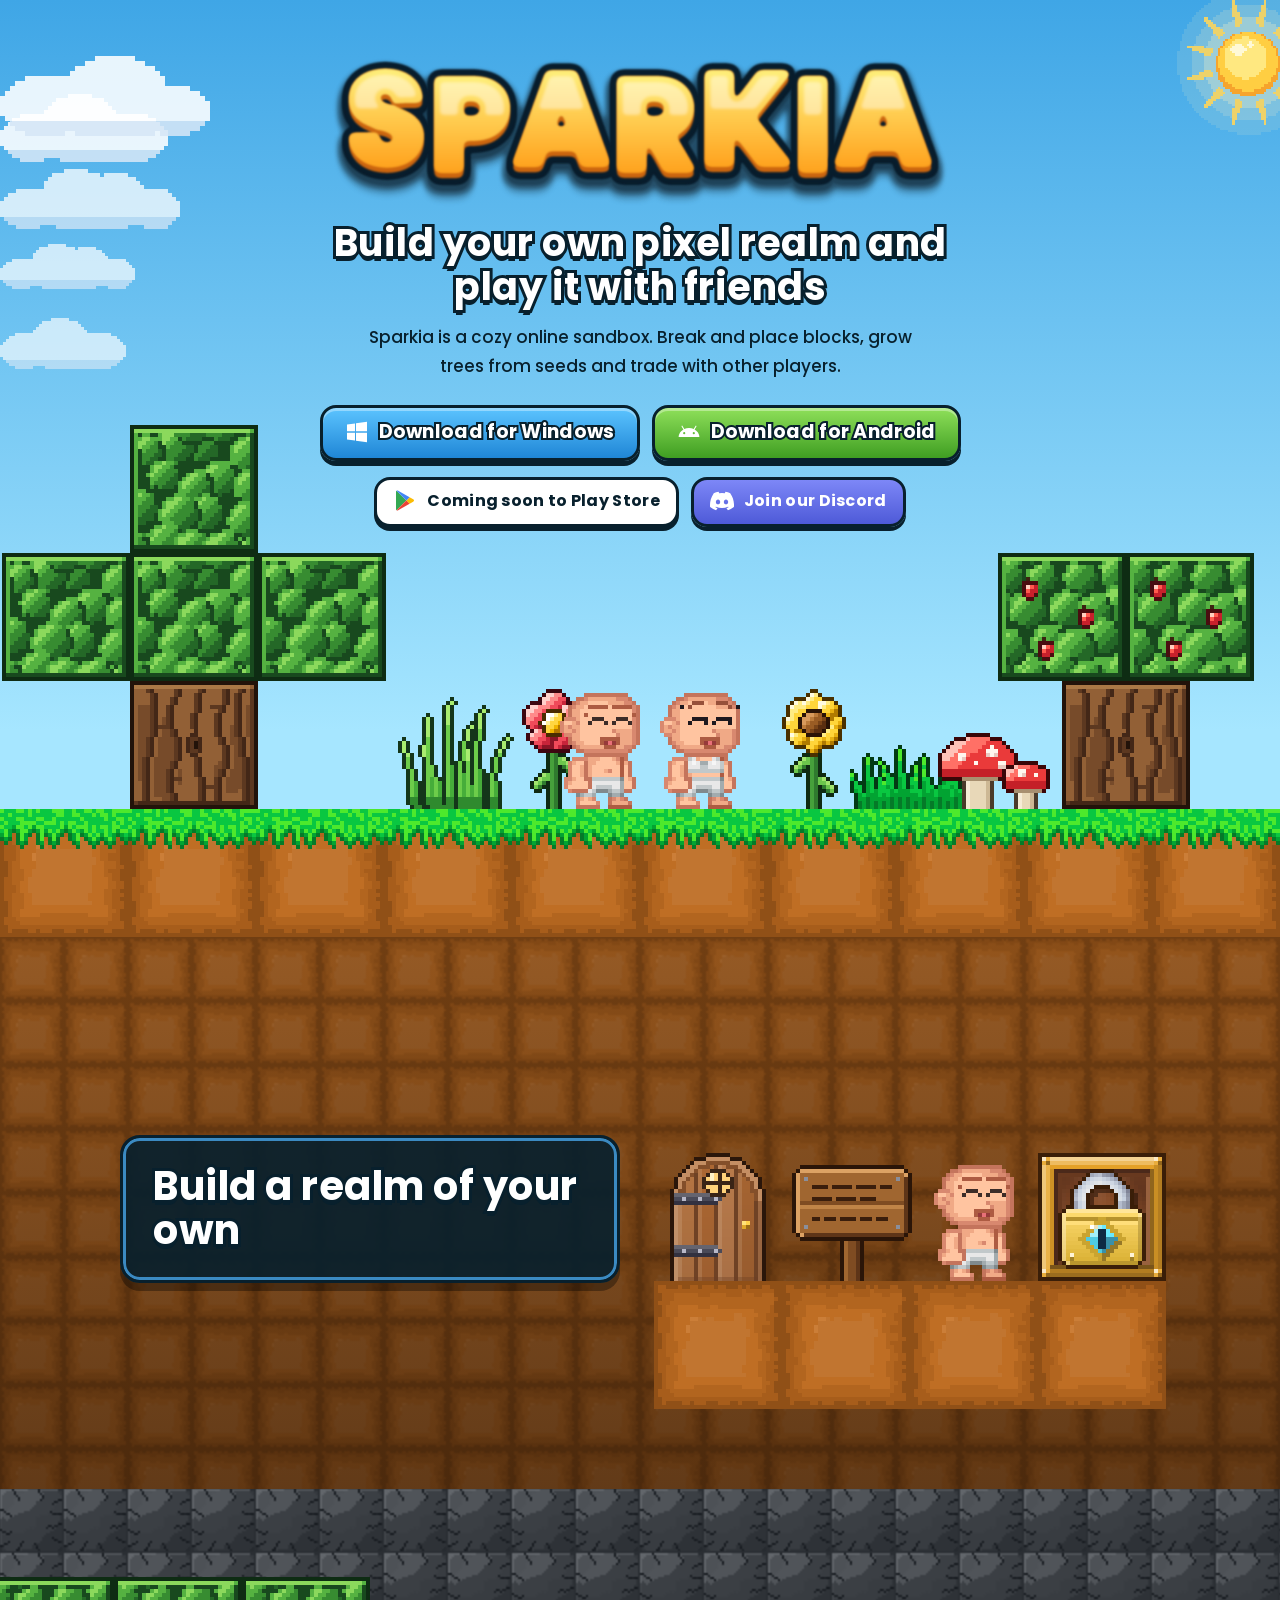
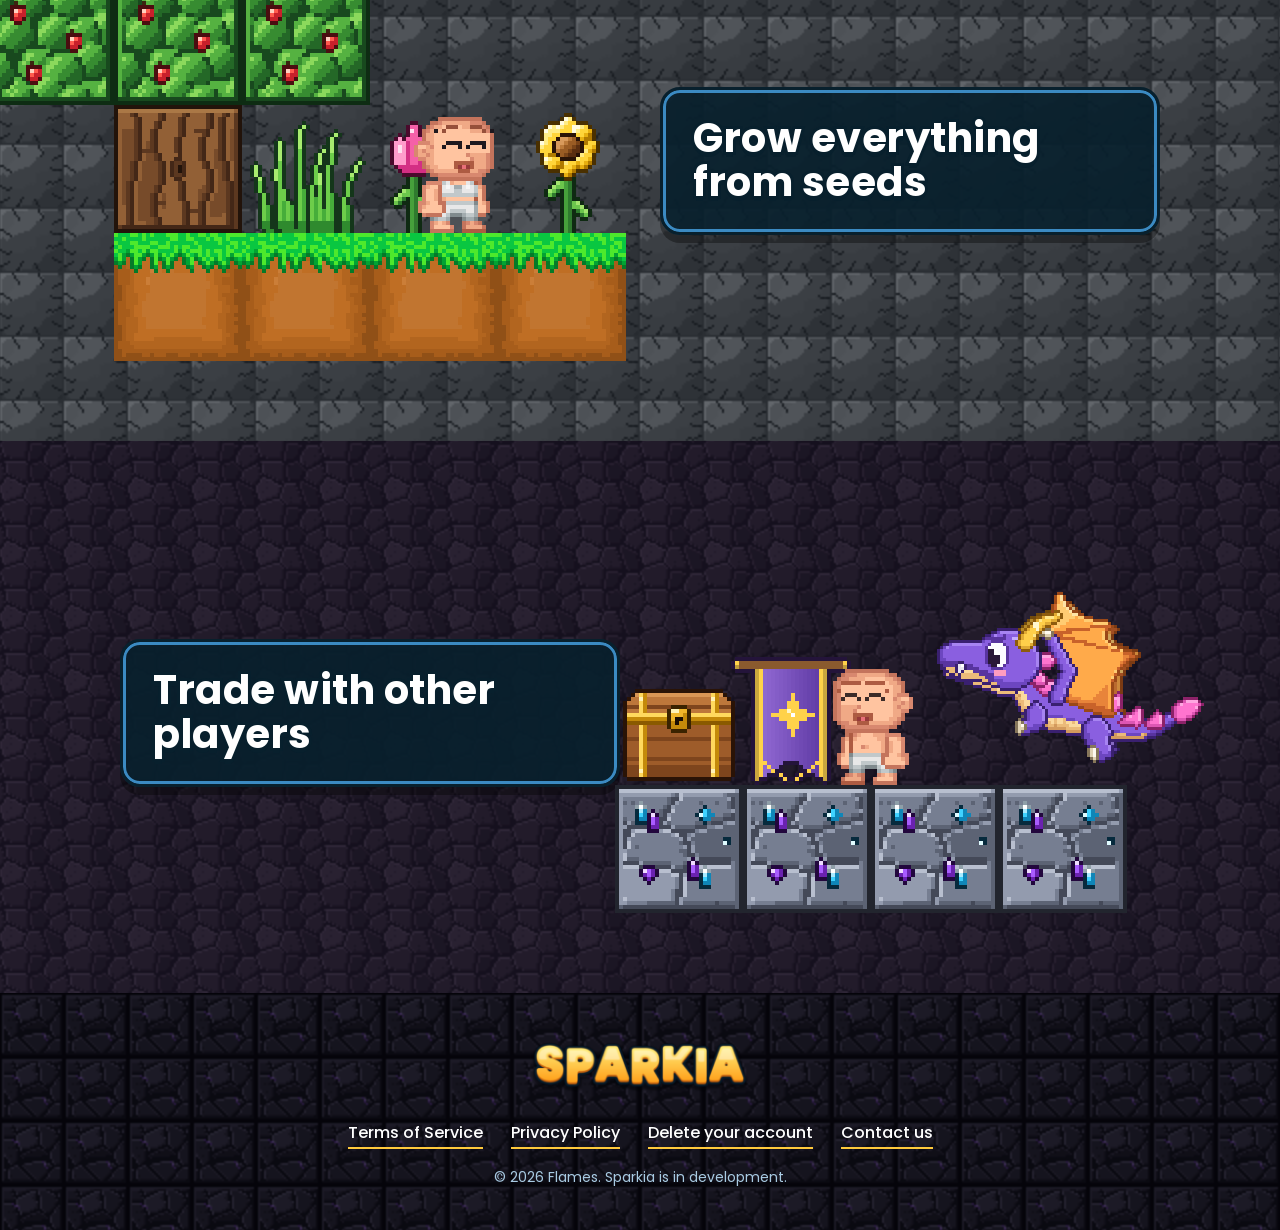
<file: index.html>
<!doctype html>
<html lang="en">
<head>
<meta charset="utf-8">
<meta name="viewport" content="width=device-width, initial-scale=1">
<title>Sparkia</title>
<meta name="description" content="Sparkia is a cozy online pixel sandbox: build your own realm, grow trees from seeds and trade with other players. Coming soon to Play Store.">
<meta property="og:title" content="Sparkia">
<meta property="og:description" content="Build your own pixel realm and play it with friends. Coming soon to Play Store.">
<meta property="og:image" content="https://sparkiagame.com/assets/logo.png">
<link rel="icon" href="/favicon.ico" sizes="48x48">
<link rel="icon" type="image/png" sizes="192x192" href="/favicon-192.png">
<link rel="apple-touch-icon" href="/apple-touch-icon.png">
<link rel="stylesheet" href="style.css?v=7">
</head>
<body>
<header class="sky">
  <div class="sun" aria-hidden="true"><img class="px glow" src="assets/sun_glow.png" alt=""><img class="px" src="assets/sun.png" alt=""></div>
  <div class="clouds" aria-hidden="true">
    <img class="px" src="assets/cloud_0.png" alt=""><img class="px" src="assets/cloud_1.png" alt=""><img class="px" src="assets/cloud_2.png" alt=""><img class="px" src="assets/cloud_1.png" alt=""><img class="px" src="assets/cloud_0.png" alt="">
  </div>
  <img class="logo" src="assets/logo.png" alt="Sparkia" width="900" height="214">
  <h1 class="lettering">Build your own pixel realm and play it with friends</h1>
  <p class="lede">Sparkia is a cozy online sandbox. Break and place blocks, grow trees from seeds and trade with other players.</p>
  <div class="chips">
    <a class="chip" href="downloads/Sparkia-Windows.zip" download><svg viewBox="0 0 24 24" aria-hidden="true"><path fill="#fff" d="M2 4.5 10 3.4v7.9H2zM11 3.3 22 1.8v9.5H11zM2 12.7h8v7.9l-8-1.1zM11 12.7h11v9.5l-11-1.5z"/></svg>Download for Windows</a>
    <a class="chip green" href="downloads/Sparkia.apk" download><svg viewBox="0 0 24 24" aria-hidden="true"><path fill="#fff" d="M17.6 9.5 19.4 6.4a.5.5 0 0 0-.9-.5l-1.8 3.2A11 11 0 0 0 12 8.1a11 11 0 0 0-4.7 1L5.5 5.9a.5.5 0 1 0-.9.5l1.8 3.1A9.6 9.6 0 0 0 1.6 17h20.8a9.6 9.6 0 0 0-4.8-7.5ZM7.2 14.3a1.1 1.1 0 1 1 0-2.2 1.1 1.1 0 0 1 0 2.2Zm9.6 0a1.1 1.1 0 1 1 0-2.2 1.1 1.1 0 0 1 0 2.2Z"/></svg>Download for Android</a>
  </div>
  <p class="soon-line"><span class="chip soon small"><svg viewBox="0 0 24 24" aria-hidden="true"><path fill="#34a853" d="M3.6 1.8 13.3 11.5 3.6 21.2a1.6 1.6 0 0 1-.6-1.3V3.1c0-.5.2-1 .6-1.3Z"/><path fill="#fbbc04" d="m16.6 8.2 3.6 2.1c1.1.6 1.1 1.7 0 2.4l-3.6 2.1-3.3-3.3z"/><path fill="#4285f4" d="M3.6 1.8c.4-.3 1-.3 1.6 0l11.4 6.4-3.3 3.3z"/><path fill="#ea4335" d="m13.3 11.5 3.3 3.3-11.4 6.4c-.6.3-1.2.3-1.6 0z"/></svg>Coming soon to Play Store</span><a class="chip small discord" href="https://discord.gg/3JdgB9McpH" target="_blank" rel="noopener"><svg viewBox="0 0 24 24" aria-hidden="true"><path fill="#fff" d="M20.32 4.37a19.8 19.8 0 0 0-4.89-1.52.07.07 0 0 0-.08.04c-.21.38-.44.87-.61 1.25a18.27 18.27 0 0 0-5.49 0 12.6 12.6 0 0 0-.62-1.25.08.08 0 0 0-.08-.04 19.74 19.74 0 0 0-4.88 1.52.07.07 0 0 0-.03.03C.53 9.05-.32 13.58.1 18.06a.08.08 0 0 0 .03.06 19.9 19.9 0 0 0 5.99 3.03.08.08 0 0 0 .09-.03c.46-.63.87-1.3 1.22-1.99a.08.08 0 0 0-.04-.11 13.1 13.1 0 0 1-1.87-.89.08.08 0 0 1 0-.13l.37-.29a.07.07 0 0 1 .08-.01c3.93 1.79 8.18 1.79 12.06 0a.07.07 0 0 1 .08.01l.37.29a.08.08 0 0 1 0 .13 12.3 12.3 0 0 1-1.87.89.08.08 0 0 0-.04.11c.36.7.77 1.36 1.22 1.99a.08.08 0 0 0 .09.03 19.84 19.84 0 0 0 6-3.03.08.08 0 0 0 .03-.06c.5-5.18-.84-9.67-3.55-13.66a.06.06 0 0 0-.03-.03ZM8.02 15.33c-1.18 0-2.16-1.09-2.16-2.42s.96-2.42 2.16-2.42c1.21 0 2.18 1.1 2.16 2.42 0 1.33-.96 2.42-2.16 2.42Zm7.97 0c-1.18 0-2.15-1.09-2.15-2.42s.95-2.42 2.15-2.42c1.21 0 2.18 1.1 2.16 2.42 0 1.33-.95 2.42-2.16 2.42Z"/></svg>Join our Discord</a></p>
  <div class="surface" aria-hidden="true">
    <div class="props"><img class="px" src="assets/tree_trunk.png" alt="" width="128" height="128" style="left:40px;bottom:0px"><img class="px" src="assets/leaves.png" alt="" width="128" height="128" style="left:-88px;bottom:128px"><img class="px" src="assets/leaves.png" alt="" width="128" height="128" style="left:40px;bottom:128px"><img class="px" src="assets/leaves.png" alt="" width="128" height="128" style="left:168px;bottom:128px"><img class="px" src="assets/leaves.png" alt="" width="128" height="128" style="left:40px;bottom:256px"><img class="px" src="assets/tall_grass.png" alt="" width="128" height="128" style="left:300px;bottom:0px"><img class="px" src="assets/flower.png" alt="" width="128" height="128" style="left:400px;bottom:0px"><img class="px" src="assets/pip.png" alt="Pip" width="80" height="116" style="left:470px;bottom:0px"><img class="px" src="assets/nova.png" alt="Nova" width="80" height="116" style="left:570px;bottom:0px"><img class="px" src="assets/flower_sun.png" alt="" width="128" height="128" style="left:660px;bottom:0px"><img class="px" src="assets/short_grass.png" alt="" width="128" height="128" style="left:760px;bottom:0px"><img class="px" src="assets/mushroom.png" alt="" width="128" height="128" style="left:840px;bottom:0px"><img class="px" src="assets/tree_trunk.png" alt="" width="128" height="128" style="left:972px;bottom:0px"><img class="px" src="assets/apple_leaves.png" alt="" width="128" height="128" style="left:908px;bottom:128px"><img class="px" src="assets/apple_leaves.png" alt="" width="128" height="128" style="left:1036px;bottom:128px"></div>
    <div class="ground px"></div>
  </div>
</header>

<main>
  <section class="layer dirt">
    <div class="feature">
      <div class="sign">
        <h2 class="lettering">Build a realm of your own</h2>
      </div>
      <div class="scene"><div class="stage"><img class="px" src="assets/dirt.png" alt="" width="128" height="128" style="left:0px;bottom:0px"><img class="px" src="assets/dirt.png" alt="" width="128" height="128" style="left:128px;bottom:0px"><img class="px" src="assets/dirt.png" alt="" width="128" height="128" style="left:256px;bottom:0px"><img class="px" src="assets/dirt.png" alt="" width="128" height="128" style="left:384px;bottom:0px"><img class="px" src="assets/wooden_door.png" alt="" width="128" height="128" style="left:0px;bottom:128px"><img class="px" src="assets/sign.png" alt="" width="128" height="128" style="left:134px;bottom:128px"><img class="px" src="assets/pip.png" alt="Pip, a Sparkia player" width="80" height="116" style="left:280px;bottom:128px"><img class="px" src="assets/realm_anchor.png" alt="Realm Anchor" width="128" height="128" style="left:384px;bottom:128px"></div></div>
    </div>
  </section>

  <section class="layer stone">
    <div class="feature flip">
      <div class="sign">
        <h2 class="lettering">Grow everything from seeds</h2>
      </div>
      <div class="scene"><div class="stage"><img class="px" src="assets/grass.png" alt="" width="128" height="128" style="left:0px;bottom:0px"><img class="px" src="assets/grass.png" alt="" width="128" height="128" style="left:128px;bottom:0px"><img class="px" src="assets/grass.png" alt="" width="128" height="128" style="left:256px;bottom:0px"><img class="px" src="assets/grass.png" alt="" width="128" height="128" style="left:384px;bottom:0px"><img class="px" src="assets/tall_grass.png" alt="" width="128" height="128" style="left:128px;bottom:128px"><img class="px" src="assets/tree_trunk.png" alt="" width="128" height="128" style="left:0px;bottom:128px"><img class="px" src="assets/apple_leaves.png" alt="" width="128" height="128" style="left:-128px;bottom:256px"><img class="px" src="assets/apple_leaves.png" alt="" width="128" height="128" style="left:0px;bottom:256px"><img class="px" src="assets/apple_leaves.png" alt="" width="128" height="128" style="left:128px;bottom:256px"><img class="px" src="assets/flower_tulip.png" alt="" width="128" height="128" style="left:236px;bottom:128px"><img class="px" src="assets/nova.png" alt="Nova, a Sparkia player" width="80" height="116" style="left:300px;bottom:128px"><img class="px" src="assets/flower_sun.png" alt="" width="128" height="128" style="left:390px;bottom:128px"></div></div>
    </div>
  </section>

  <section class="layer cave">
    <div class="feature">
      <div class="sign">
        <h2 class="lettering">Trade with other players</h2>
      </div>
      <div class="scene"><div class="stage wide"><img class="px" src="assets/crystal_ore.png" alt="" width="128" height="128" style="left:0px;bottom:0px"><img class="px" src="assets/crystal_ore.png" alt="" width="128" height="128" style="left:128px;bottom:0px"><img class="px" src="assets/crystal_ore.png" alt="" width="128" height="128" style="left:256px;bottom:0px"><img class="px" src="assets/crystal_ore.png" alt="" width="128" height="128" style="left:384px;bottom:0px"><img class="px" src="assets/treasure_chest.png" alt="" width="128" height="128" style="left:0px;bottom:128px"><img class="px" src="assets/spark_banner.png" alt="" width="128" height="128" style="left:112px;bottom:128px"><img class="px" src="assets/pip.png" alt="" width="80" height="116" style="left:218px;bottom:128px;transform:scaleX(-1)"><img class="px" src="assets/crystal_dragon.png" alt="A pet Crystal Dragon" width="267" height="171" style="left:322px;bottom:150px;transform:scaleX(-1)"></div></div>
    </div>
  </section>
</main>

<footer class="bedrock">
  <img class="mark" src="assets/logo.png" alt="Sparkia" width="900" height="214">
  <nav>
    <a href="terms.html">Terms of Service</a>
    <a href="privacy.html">Privacy Policy</a>
    <a href="delete-account.html">Delete your account</a>
    <a href="contact.html">Contact us</a>
  </nav>
  <small>&copy; 2026 Flames. Sparkia is in development.</small>
</footer>
</body>
</html>
</file>
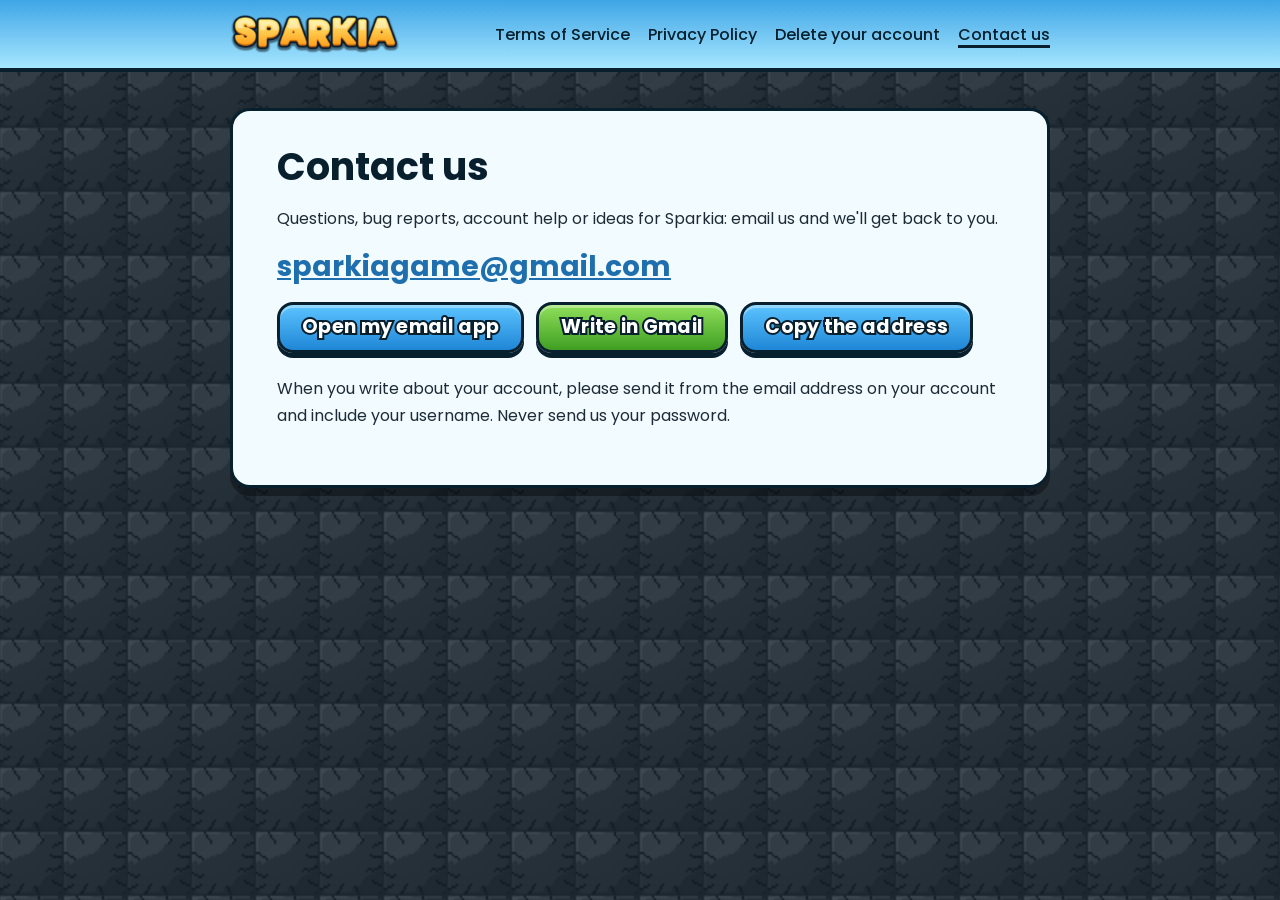
<file: contact.html>
<!doctype html>
<html lang="en">
<head>
<meta charset="utf-8">
<meta name="viewport" content="width=device-width, initial-scale=1">
<title>Contact Sparkia</title>
<link rel="icon" href="/favicon.ico" sizes="48x48">
<link rel="icon" type="image/png" sizes="192x192" href="/favicon-192.png">
<link rel="apple-touch-icon" href="/apple-touch-icon.png">
<link rel="stylesheet" href="style.css?v=7">
</head>
<body>
<div class="page">
<header class="topbar"><div class="in">
<a href="index.html"><img src="assets/logo.png" alt="Sparkia home" width="900" height="214"></a>
<nav><a href="terms.html">Terms of Service</a><a href="privacy.html">Privacy Policy</a><a href="delete-account.html">Delete your account</a><a href="contact.html" aria-current="page">Contact us</a></nav>
</div></header>
<main class="paper">
<h1>Contact us</h1>
<p>Questions, bug reports, account help or ideas for Sparkia: email us and we'll get back to you.</p>
<p class="email-big"><a href="mailto:sparkiagame@gmail.com">sparkiagame@gmail.com</a></p>
<p class="contact-actions">
<a class="chip" href="mailto:sparkiagame@gmail.com">Open my email app</a>
<a class="chip green" href="https://mail.google.com/mail/?view=cm&amp;to=sparkiagame@gmail.com" target="_blank" rel="noopener">Write in Gmail</a>
<button class="chip copy" type="button" data-copy="sparkiagame@gmail.com">Copy the address</button>
</p>
<p>When you write about your account, please send it from the email address on your account and include your username. Never send us your password.</p>
<script>
document.querySelector('.copy').addEventListener('click', function () {
  var b = this;
  function done() { b.textContent = 'Copied'; setTimeout(function () { b.textContent = 'Copy the address'; }, 1800); }
  if (navigator.clipboard) navigator.clipboard.writeText(b.dataset.copy).then(done, function () { prompt('Copy this address:', b.dataset.copy); });
  else prompt('Copy this address:', b.dataset.copy);
});
</script>
</main>
</div>
</body>
</html>
</file>
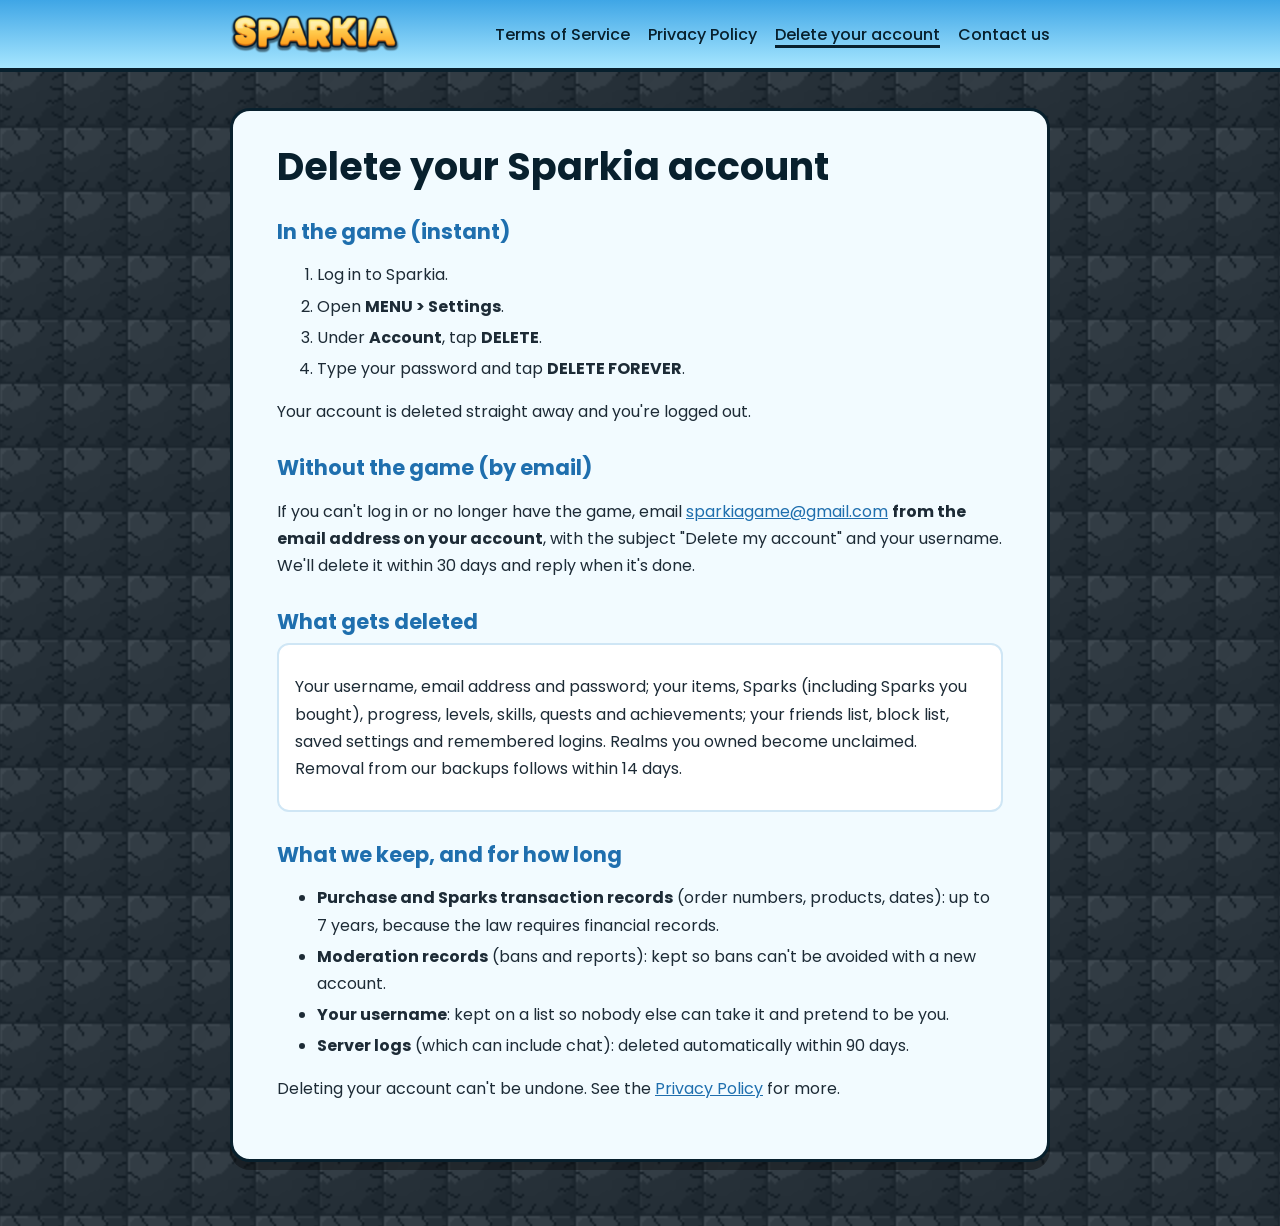
<file: delete-account.html>
<!doctype html>
<html lang="en">
<head>
<meta charset="utf-8">
<meta name="viewport" content="width=device-width, initial-scale=1">
<title>Delete Your Sparkia Account</title>
<link rel="icon" href="/favicon.ico" sizes="48x48">
<link rel="icon" type="image/png" sizes="192x192" href="/favicon-192.png">
<link rel="apple-touch-icon" href="/apple-touch-icon.png">
<link rel="stylesheet" href="style.css?v=7">
</head>
<body>
<div class="page">
<header class="topbar"><div class="in">
<a href="index.html"><img src="assets/logo.png" alt="Sparkia home" width="900" height="214"></a>
<nav><a href="terms.html">Terms of Service</a><a href="privacy.html">Privacy Policy</a><a href="delete-account.html" aria-current="page">Delete your account</a><a href="contact.html">Contact us</a></nav>
</div></header>
<main class="paper">
<h1>Delete your Sparkia account</h1>

<h2>In the game (instant)</h2>
<ol>
<li>Log in to Sparkia.</li>
<li>Open <strong>MENU &gt; Settings</strong>.</li>
<li>Under <strong>Account</strong>, tap <strong>DELETE</strong>.</li>
<li>Type your password and tap <strong>DELETE FOREVER</strong>.</li>
</ol>
<p>Your account is deleted straight away and you're logged out.</p>

<h2>Without the game (by email)</h2>
<p>If you can't log in or no longer have the game, email <a href="mailto:sparkiagame@gmail.com?subject=Delete%20my%20account">sparkiagame@gmail.com</a> <strong>from the email address on your account</strong>, with the subject "Delete my account" and your username. We'll delete it within 30 days and reply when it's done.</p>

<h2>What gets deleted</h2>
<div class="box">
<p>Your username, email address and password; your items, Sparks (including Sparks you bought), progress, levels, skills, quests and achievements; your friends list, block list, saved settings and remembered logins. Realms you owned become unclaimed. Removal from our backups follows within 14 days.</p>
</div>

<h2>What we keep, and for how long</h2>
<ul>
<li><strong>Purchase and Sparks transaction records</strong> (order numbers, products, dates): up to 7 years, because the law requires financial records.</li>
<li><strong>Moderation records</strong> (bans and reports): kept so bans can't be avoided with a new account.</li>
<li><strong>Your username</strong>: kept on a list so nobody else can take it and pretend to be you.</li>
<li><strong>Server logs</strong> (which can include chat): deleted automatically within 90 days.</li>
</ul>
<p>Deleting your account can't be undone. See the <a href="privacy.html">Privacy Policy</a> for more.</p>
</main>
</div>
</body>
</html>
</file>
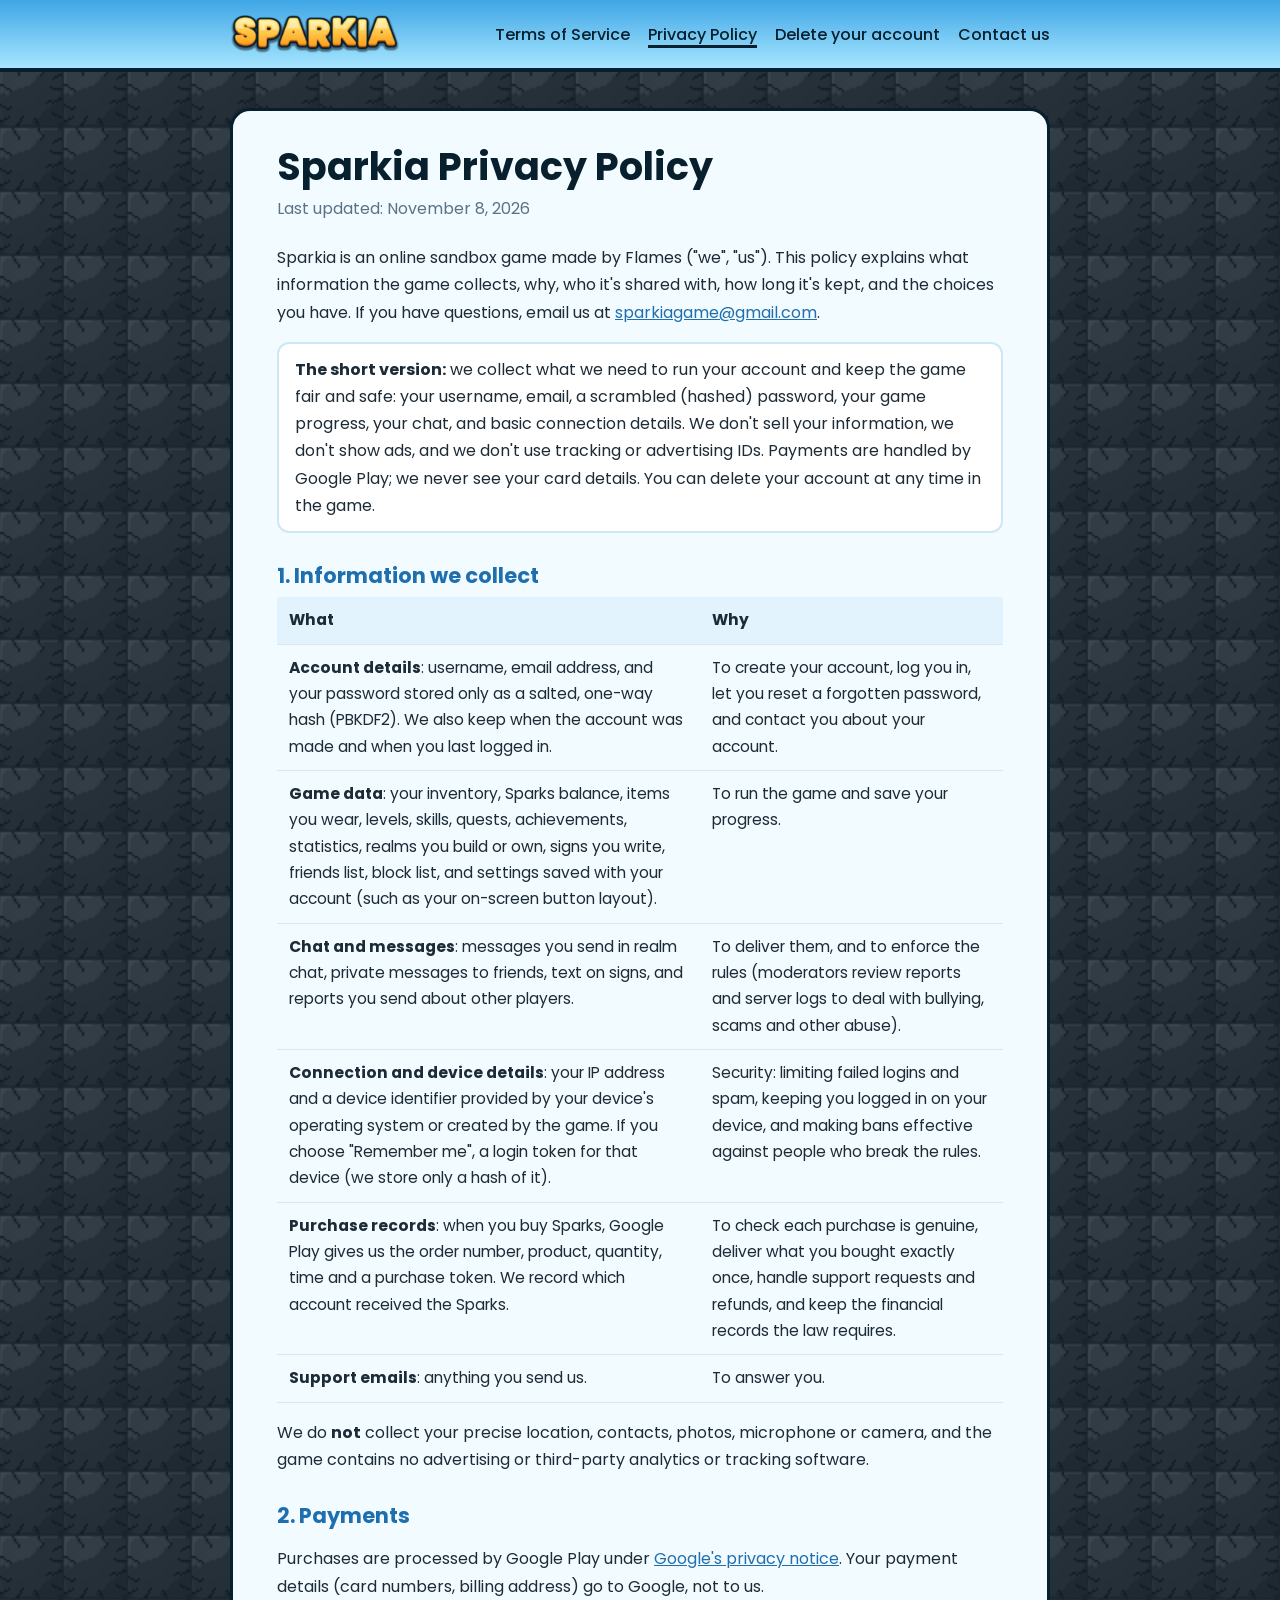
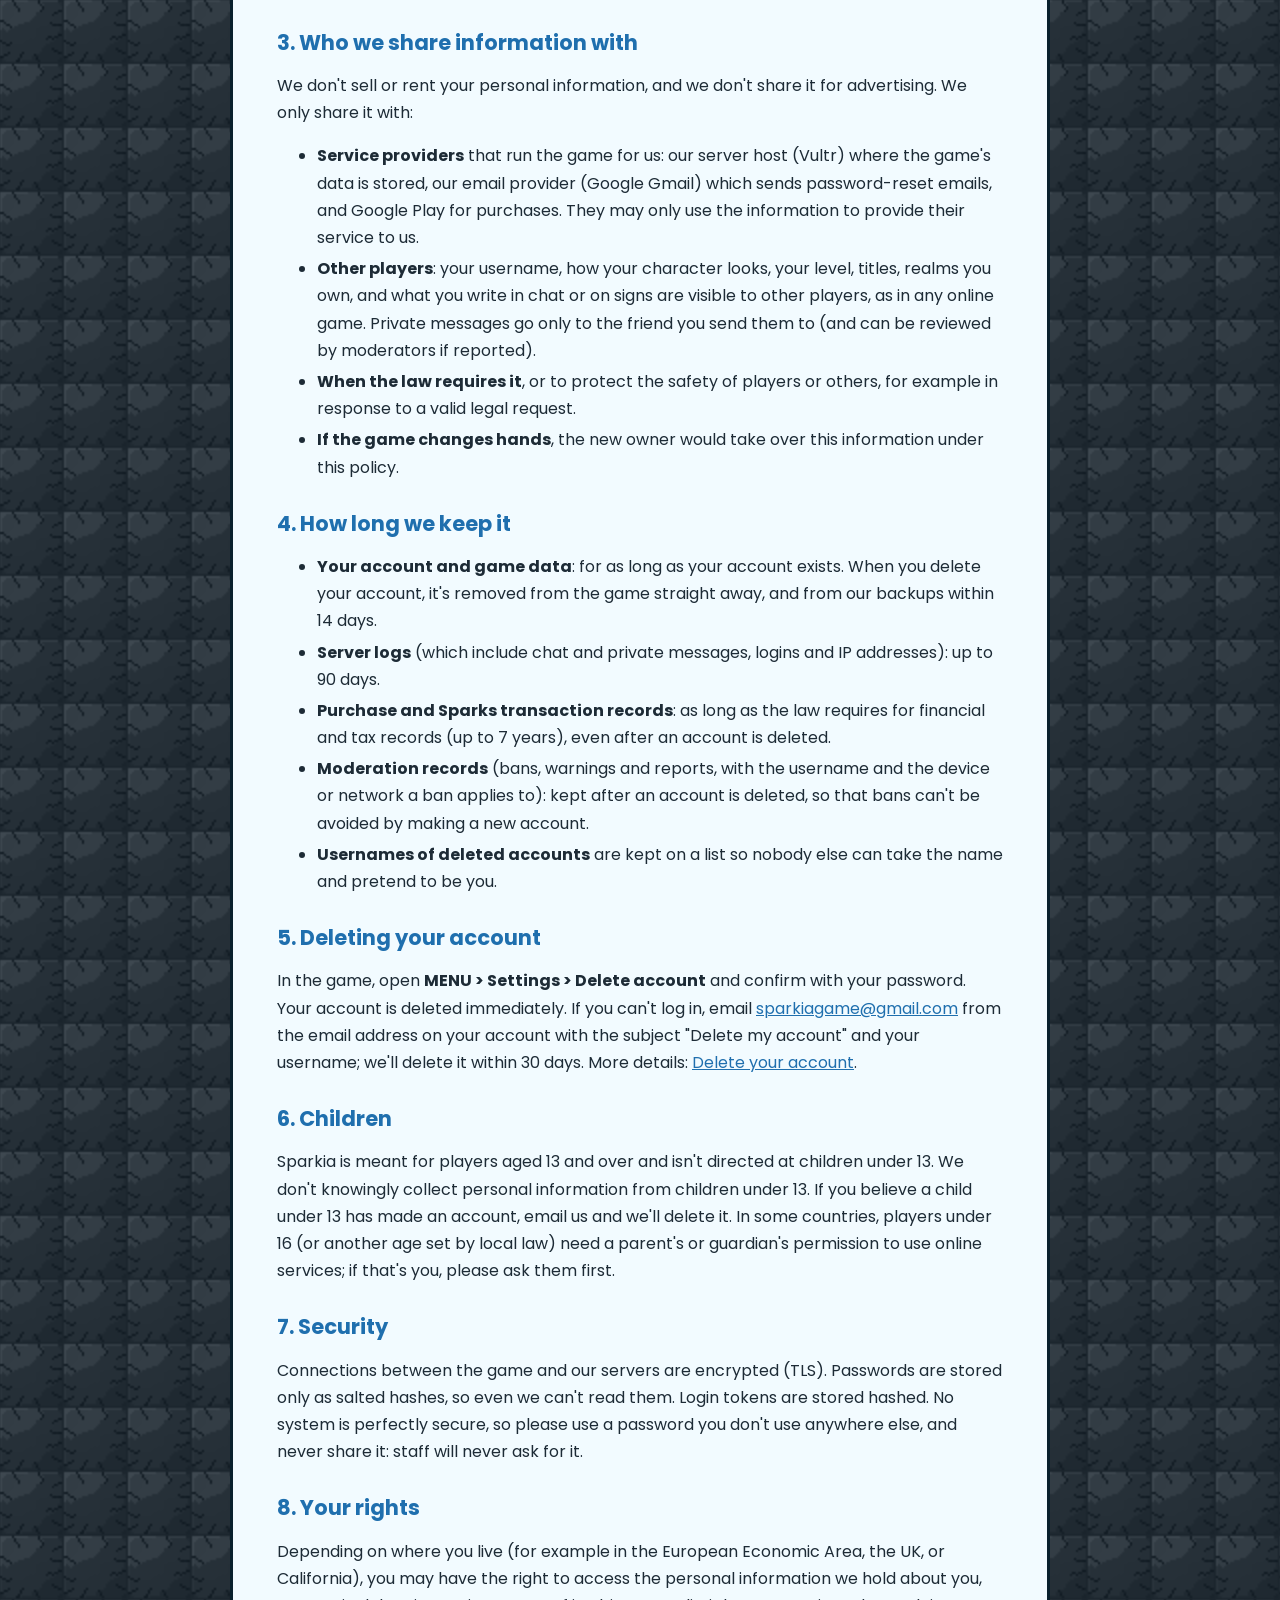
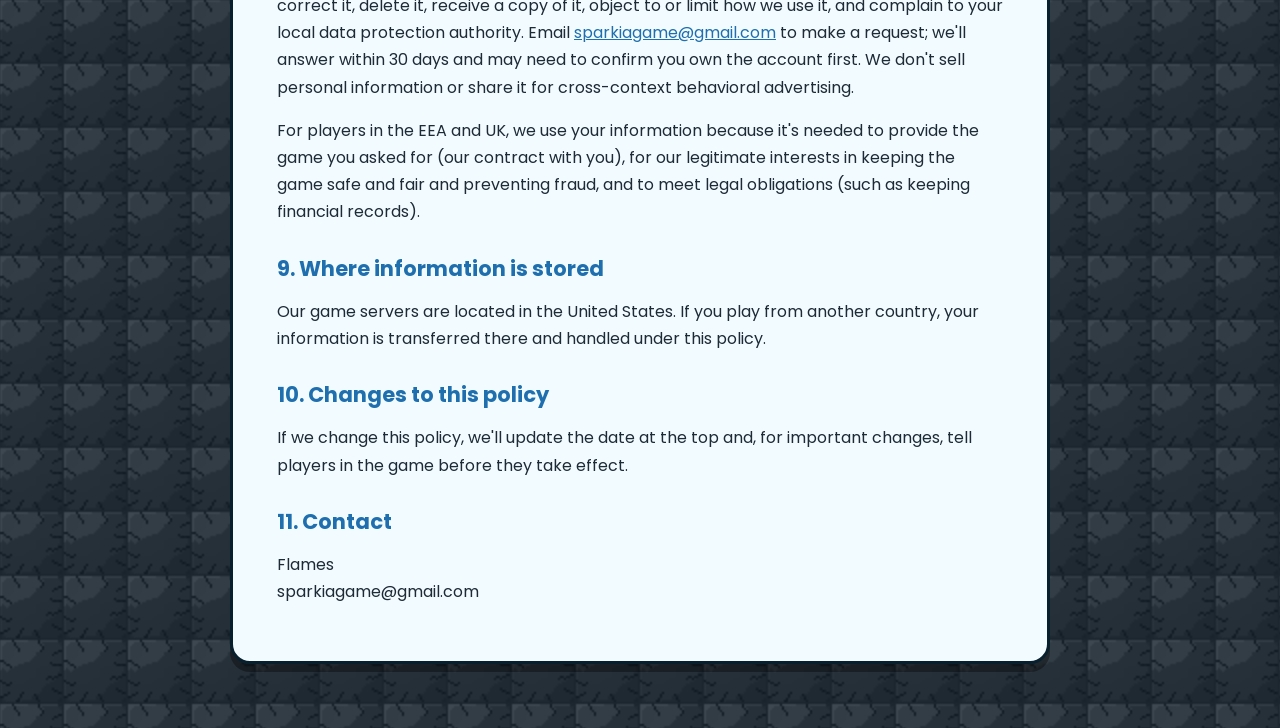
<file: privacy.html>
<!doctype html>
<html lang="en">
<head>
<meta charset="utf-8">
<meta name="viewport" content="width=device-width, initial-scale=1">
<title>Sparkia Privacy Policy</title>
<link rel="icon" href="/favicon.ico" sizes="48x48">
<link rel="icon" type="image/png" sizes="192x192" href="/favicon-192.png">
<link rel="apple-touch-icon" href="/apple-touch-icon.png">
<link rel="stylesheet" href="style.css?v=7">
</head>
<body>
<div class="page">
<header class="topbar"><div class="in">
<a href="index.html"><img src="assets/logo.png" alt="Sparkia home" width="900" height="214"></a>
<nav><a href="terms.html">Terms of Service</a><a href="privacy.html" aria-current="page">Privacy Policy</a><a href="delete-account.html">Delete your account</a><a href="contact.html">Contact us</a></nav>
</div></header>
<main class="paper">
<h1>Sparkia Privacy Policy</h1>
<p class="updated">Last updated: November 8, 2026</p>

<p>Sparkia is an online sandbox game made by Flames ("we", "us"). This policy explains what information the game collects, why, who it's shared with, how long it's kept, and the choices you have. If you have questions, email us at <a href="mailto:sparkiagame@gmail.com">sparkiagame@gmail.com</a>.</p>

<div class="box"><strong>The short version:</strong> we collect what we need to run your account and keep the game fair and safe: your username, email, a scrambled (hashed) password, your game progress, your chat, and basic connection details. We don't sell your information, we don't show ads, and we don't use tracking or advertising IDs. Payments are handled by Google Play; we never see your card details. You can delete your account at any time in the game.</div>

<h2>1. Information we collect</h2>
<table>
<tr><th>What</th><th>Why</th></tr>
<tr><td><strong>Account details</strong>: username, email address, and your password stored only as a salted, one-way hash (PBKDF2). We also keep when the account was made and when you last logged in.</td><td>To create your account, log you in, let you reset a forgotten password, and contact you about your account.</td></tr>
<tr><td><strong>Game data</strong>: your inventory, Sparks balance, items you wear, levels, skills, quests, achievements, statistics, realms you build or own, signs you write, friends list, block list, and settings saved with your account (such as your on-screen button layout).</td><td>To run the game and save your progress.</td></tr>
<tr><td><strong>Chat and messages</strong>: messages you send in realm chat, private messages to friends, text on signs, and reports you send about other players.</td><td>To deliver them, and to enforce the rules (moderators review reports and server logs to deal with bullying, scams and other abuse).</td></tr>
<tr><td><strong>Connection and device details</strong>: your IP address and a device identifier provided by your device's operating system or created by the game. If you choose "Remember me", a login token for that device (we store only a hash of it).</td><td>Security: limiting failed logins and spam, keeping you logged in on your device, and making bans effective against people who break the rules.</td></tr>
<tr><td><strong>Purchase records</strong>: when you buy Sparks, Google Play gives us the order number, product, quantity, time and a purchase token. We record which account received the Sparks.</td><td>To check each purchase is genuine, deliver what you bought exactly once, handle support requests and refunds, and keep the financial records the law requires.</td></tr>
<tr><td><strong>Support emails</strong>: anything you send us.</td><td>To answer you.</td></tr>
</table>
<p>We do <strong>not</strong> collect your precise location, contacts, photos, microphone or camera, and the game contains no advertising or third-party analytics or tracking software.</p>

<h2>2. Payments</h2>
<p>Purchases are processed by Google Play under <a href="https://policies.google.com/privacy">Google's privacy notice</a>. Your payment details (card numbers, billing address) go to Google, not to us.</p>

<h2>3. Who we share information with</h2>
<p>We don't sell or rent your personal information, and we don't share it for advertising. We only share it with:</p>
<ul>
<li><strong>Service providers</strong> that run the game for us: our server host (Vultr) where the game's data is stored, our email provider (Google Gmail) which sends password-reset emails, and Google Play for purchases. They may only use the information to provide their service to us.</li>
<li><strong>Other players</strong>: your username, how your character looks, your level, titles, realms you own, and what you write in chat or on signs are visible to other players, as in any online game. Private messages go only to the friend you send them to (and can be reviewed by moderators if reported).</li>
<li><strong>When the law requires it</strong>, or to protect the safety of players or others, for example in response to a valid legal request.</li>
<li><strong>If the game changes hands</strong>, the new owner would take over this information under this policy.</li>
</ul>

<h2>4. How long we keep it</h2>
<ul>
<li><strong>Your account and game data</strong>: for as long as your account exists. When you delete your account, it's removed from the game straight away, and from our backups within 14 days.</li>
<li><strong>Server logs</strong> (which include chat and private messages, logins and IP addresses): up to 90 days.</li>
<li><strong>Purchase and Sparks transaction records</strong>: as long as the law requires for financial and tax records (up to 7 years), even after an account is deleted.</li>
<li><strong>Moderation records</strong> (bans, warnings and reports, with the username and the device or network a ban applies to): kept after an account is deleted, so that bans can't be avoided by making a new account.</li>
<li><strong>Usernames of deleted accounts</strong> are kept on a list so nobody else can take the name and pretend to be you.</li>
</ul>

<h2>5. Deleting your account</h2>
<p>In the game, open <strong>MENU &gt; Settings &gt; Delete account</strong> and confirm with your password. Your account is deleted immediately. If you can't log in, email <a href="mailto:sparkiagame@gmail.com">sparkiagame@gmail.com</a> from the email address on your account with the subject "Delete my account" and your username; we'll delete it within 30 days. More details: <a href="delete-account.html">Delete your account</a>.</p>

<h2>6. Children</h2>
<p>Sparkia is meant for players aged 13 and over and isn't directed at children under 13. We don't knowingly collect personal information from children under 13. If you believe a child under 13 has made an account, email us and we'll delete it. In some countries, players under 16 (or another age set by local law) need a parent's or guardian's permission to use online services; if that's you, please ask them first.</p>

<h2>7. Security</h2>
<p>Connections between the game and our servers are encrypted (TLS). Passwords are stored only as salted hashes, so even we can't read them. Login tokens are stored hashed. No system is perfectly secure, so please use a password you don't use anywhere else, and never share it: staff will never ask for it.</p>

<h2>8. Your rights</h2>
<p>Depending on where you live (for example in the European Economic Area, the UK, or California), you may have the right to access the personal information we hold about you, correct it, delete it, receive a copy of it, object to or limit how we use it, and complain to your local data protection authority. Email <a href="mailto:sparkiagame@gmail.com">sparkiagame@gmail.com</a> to make a request; we'll answer within 30 days and may need to confirm you own the account first. We don't sell personal information or share it for cross-context behavioral advertising.</p>
<p>For players in the EEA and UK, we use your information because it's needed to provide the game you asked for (our contract with you), for our legitimate interests in keeping the game safe and fair and preventing fraud, and to meet legal obligations (such as keeping financial records).</p>

<h2>9. Where information is stored</h2>
<p>Our game servers are located in the United States. If you play from another country, your information is transferred there and handled under this policy.</p>

<h2>10. Changes to this policy</h2>
<p>If we change this policy, we'll update the date at the top and, for important changes, tell players in the game before they take effect.</p>

<h2>11. Contact</h2>
<p>Flames<br>sparkiagame@gmail.com</p>
</main>
</div>
</body>
</html>
</file>
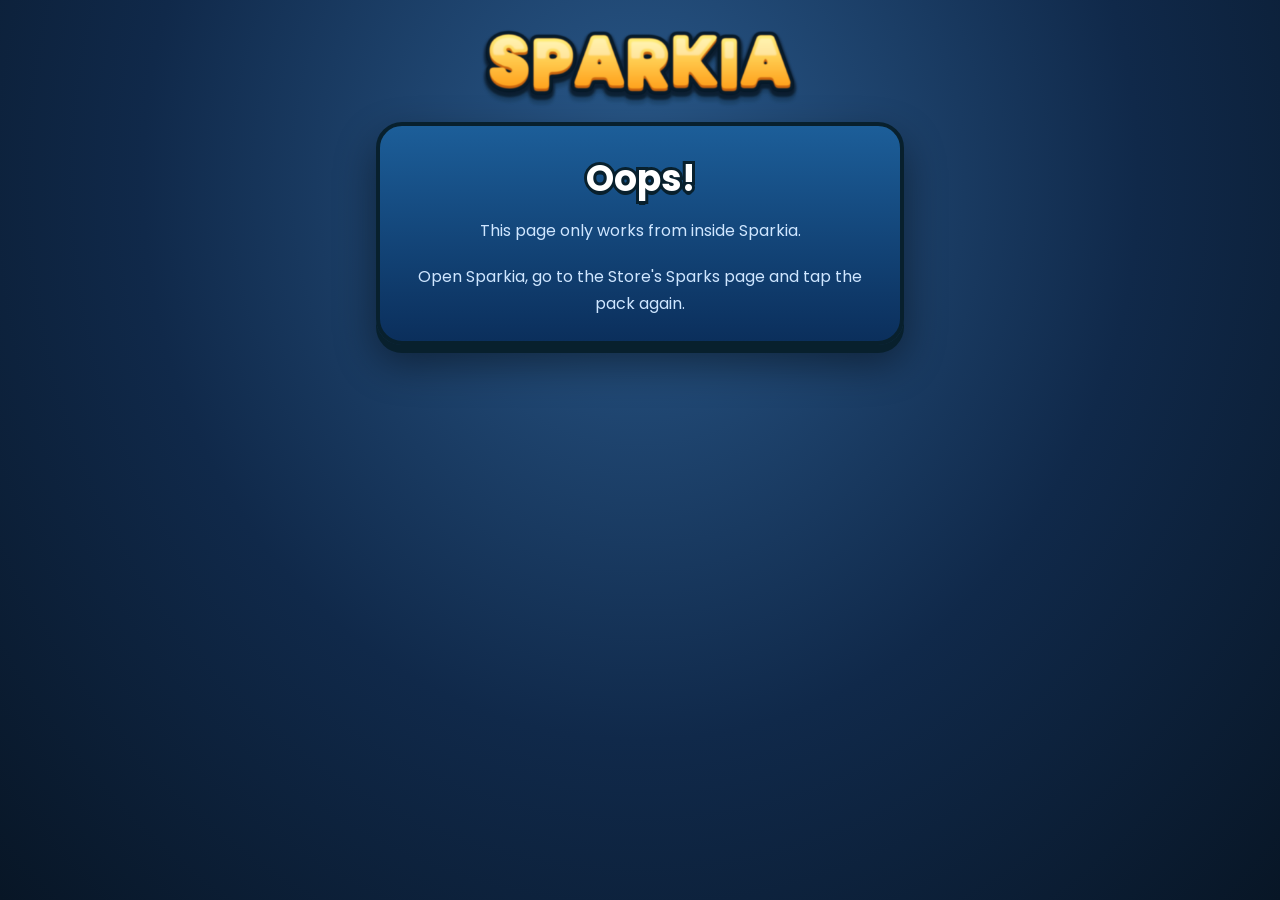
<file: shop.html>
<!doctype html>
<html lang="en">
<head>
<meta charset="utf-8">
<meta name="viewport" content="width=device-width, initial-scale=1">
<meta name="robots" content="noindex, nofollow">
<title>Sparkia Store</title>
<link rel="icon" href="/favicon.ico" sizes="48x48">
<link rel="icon" type="image/png" sizes="192x192" href="/favicon-192.png">
<link rel="apple-touch-icon" href="/apple-touch-icon.png">
<link rel="stylesheet" href="style.css?v=3">
<style>
  /* the pack page the game opens (hidden: only reachable from the game, with a code for one player and one pack) */
  body { background: radial-gradient(ellipse at 50% 20%, #2a5a8c 0%, #10294a 55%, #081626 100%) fixed; min-height: 100vh; }
  .shop-wrap { max-width: 560px; margin: 0 auto; padding: 28px 16px 60px; text-align: center; }
  .shop-wrap .logo { width: min(320px, 70vw); height: auto; display: block; margin: 0 auto 18px; filter: drop-shadow(0 5px 0 rgba(8,32,45,.4)); }
  .card {
    position: relative; border-radius: 26px; border: 4px solid var(--ink); padding: 26px 22px 24px;
    background: linear-gradient(#1c5e99, #0b2f5c); box-shadow: 0 8px 0 var(--ink), 0 18px 40px rgba(0,0,0,.45);
  }
  .card.limited { background: linear-gradient(#57299a, #1a0c3d); box-shadow: 0 0 0 4px #ffcf4a inset, 0 8px 0 var(--ink), 0 0 40px rgba(255,200,70,.35); }
  .ribbon {
    display: inline-block; margin: -2px auto 12px; padding: 8px 26px 10px; border-radius: 16px; border: 3px solid var(--ink);
    background: linear-gradient(#ff6b5e, #d6333a); font: 700 20px/1 var(--display); color: #fff;
    -webkit-text-stroke: 4px var(--ink); paint-order: stroke fill; box-shadow: inset 0 3px 0 rgba(255,255,255,.3), 0 4px 0 var(--ink);
    animation: pulse 1.2s ease-in-out infinite;
  }
  @keyframes pulse { 50% { transform: scale(1.05); } }
  .timer {
    position: absolute; top: -16px; right: -12px; padding: 6px 16px 8px; border-radius: 18px; border: 3px solid var(--ink);
    background: linear-gradient(#a06cf2, #5c31a8); font: 700 17px/1 var(--display); color: #fff;
    -webkit-text-stroke: 3px var(--ink); paint-order: stroke fill; box-shadow: 0 4px 0 var(--ink);
  }
  .timer.last { background: linear-gradient(#ff6b6e, #c41e2e); }
  .title { font: 700 clamp(26px, 6vw, 36px)/1.15 var(--display); margin: 6px 0 4px; color: #ffeaa0;
    -webkit-text-stroke: 6px var(--ink); paint-order: stroke fill; text-shadow: 0 4px 0 var(--ink); }
  .pic { position: relative; height: 260px; display: flex; align-items: center; justify-content: center; }
  .pic::before { content: ""; position: absolute; width: 300px; height: 300px; border-radius: 50%;
    background: radial-gradient(rgba(255,214,110,.55), rgba(255,214,110,0) 65%); animation: glow 2.4s ease-in-out infinite; }
  @keyframes glow { 50% { transform: scale(1.08); opacity: .8; } }
  .sprite { position: relative; image-rendering: pixelated; image-rendering: crisp-edges; background-repeat: no-repeat; animation: bob 2.6s ease-in-out infinite; }
  @keyframes bob { 50% { translate: 0 -8px; } }
  .gets { font: 700 22px/1.3 var(--display); color: #fff; margin: 6px 0 0; -webkit-text-stroke: 4px var(--ink); paint-order: stroke fill; }
  .plus { font: 700 26px/1 var(--display); color: #fff; -webkit-text-stroke: 4px var(--ink); paint-order: stroke fill; margin: 4px 0; }
  .sparks { display: inline-flex; align-items: center; gap: 10px; font: 700 clamp(38px, 10vw, 54px)/1 var(--display); color: var(--gold);
    -webkit-text-stroke: 7px var(--ink); paint-order: stroke fill; text-shadow: 0 5px 0 var(--ink); margin: 4px 0 10px; }
  .sparks .spark { width: .9em; height: .9em; image-rendering: pixelated; filter: drop-shadow(0 4px 0 var(--ink)); }
  .who { margin: 8px 0 18px; color: #cfe6ff; font-weight: 500; }
  .who b { color: #fff; }
  .buy {
    width: 100%; display: flex; align-items: center; justify-content: space-between; gap: 12px; cursor: pointer;
    padding: 12px 12px 12px 22px; border-radius: 14px; border: 3px solid var(--ink);
    background: linear-gradient(#ffe27a, #f2ac1c); box-shadow: inset 0 3px 0 rgba(255,255,255,.45), 0 6px 0 var(--ink);
    font: 700 22px/1 var(--display); color: #fff; -webkit-text-stroke: 5px var(--ink); paint-order: stroke fill;
  }
  .buy:hover { filter: brightness(1.06); }
  .buy:active { transform: translateY(3px); box-shadow: inset 0 3px 0 rgba(255,255,255,.45), 0 3px 0 var(--ink); }
  .buy[disabled] { filter: grayscale(.8); cursor: default; }
  .price { min-width: 110px; padding: 8px 16px 10px; border-radius: 22px; border: 3px solid var(--ink);
    background: linear-gradient(#6ce05a, #279233); box-shadow: inset 0 3px 0 rgba(255,255,255,.35); font-size: 20px; -webkit-text-stroke: 4px var(--ink); }
  .fine { margin: 14px 0 0; font-size: 13px; color: #9fc0dc; line-height: 1.5; }
  .note { margin: 18px auto 0; max-width: 30em; color: #cfe6ff; }
  .done-big { font: 700 34px/1.2 var(--display); color: #8fe05a; -webkit-text-stroke: 6px var(--ink); paint-order: stroke fill; margin: 10px 0; }
  [hidden] { display: none !important; }
</style>
</head>
<body>
<div class="shop-wrap">
  <img class="logo" src="assets/logo.png" alt="Sparkia" width="900" height="214">

  <div id="loading" class="note">Loading your pack...</div>

  <div id="problem" class="card" hidden>
    <div class="title" style="color:#fff">Oops!</div>
    <p class="note" id="problemText">This link has expired.</p>
    <p class="note">Open Sparkia, go to the Store's Sparks page and tap the pack again.</p>
  </div>

  <div id="pack" class="card" hidden>
    <div id="timer" class="timer" hidden></div>
    <div><span id="ribbon" class="ribbon" hidden>LIMITED TIME</span></div>
    <div class="title" id="title"></div>
    <div class="pic"><div class="sprite" id="sprite"></div></div>
    <div class="plus" id="plus" hidden>+</div>
    <div class="sparks"><span id="amount"></span><img class="spark" src="assets/shop/spark.png" alt="" aria-hidden="true"></div>
    <p class="who">For your Sparkia ID <b id="player"></b></p>
    <button class="buy" id="buy" type="button"><span id="buyText">GET IT NOW!</span><span class="price" id="price"></span></button>
    <p class="fine">Payments are handled securely by Xsolla, in your own currency (the final price is shown before you pay).
      Your Sparks and items arrive in Sparkia by themselves once it's paid.</p>
  </div>

  <div id="done" class="card" hidden>
    <div class="done-big">Thank you!</div>
    <p class="note">Your pack is on its way. Go back to Sparkia: it arrives in a few seconds (or the next time you log in).</p>
  </div>
</div>

<script>
(function () {
  var API = 'https://play.sparkiagame.com';
  var code = new URLSearchParams(location.search).get('c') || '';
  // (no answer in 12 seconds: say so instead of loading forever)
  function get(url) {
    var ctl = window.AbortController ? new AbortController() : null;
    var timer = ctl ? setTimeout(function () { ctl.abort(); }, 12000) : null;
    return fetch(url, ctl ? { cache: 'no-store', signal: ctl.signal } : { cache: 'no-store' })
      .then(function (r) { if (timer) clearTimeout(timer); return r; }, function (e) { if (timer) clearTimeout(timer); throw e; });
  }
  var art = {
    sparks_small: 'sparks_small', sparks_medium: 'sparks_medium', sparks_large: 'sparks_large',
    sparks_huge: 'sparks_huge', sparks_mega: 'sparks_mega'
  };
  var pack = null, until = null, sandbox = false;
  function $(id) { return document.getElementById(id); }
  function show(id) { ['loading', 'problem', 'pack', 'done'].forEach(function (x) { $(x).hidden = x !== id; }); }
  function problem(text) { $('problemText').textContent = text; show('problem'); }
  function fmt(n) { return Number(n).toLocaleString('en-US'); }

  // the pack's picture: an animated strip of square frames (like the game's store), or the wings flapping
  function sprite(product, item) {
    var el = $('sprite');
    if (item) {
      // Golden Sparky Wings: 3 frames of 37 x 23, shown 7x
      var k = 7, w = 37, h = 23;
      el.style.width = (w * k) + 'px'; el.style.height = (h * k) + 'px';
      el.style.backgroundImage = 'url(assets/shop/golden_sparky_wings.png)';
      el.style.backgroundSize = (w * 3 * k) + 'px ' + (h * k) + 'px';
      animate(el, 3, w * k, 5);
      return;
    }
    var f = art[product];
    if (!f) { el.hidden = true; return; }
    var size = 66 * 3.5;
    el.style.width = el.style.height = size + 'px';
    el.style.backgroundImage = 'url(assets/shop/' + f + '.png)';
    el.style.backgroundSize = (size * 8) + 'px ' + size + 'px';
    animate(el, 8, size, 8);
  }
  function animate(el, frames, step, fps) {
    var i = 0;
    setInterval(function () { i = (i + 1) % frames; el.style.backgroundPosition = (-i * step) + 'px 0'; }, 1000 / fps);
  }

  // "13d 4h", then "4h 12m", then "12m 9s"; the pack leaves when it reaches 0
  function tick() {
    if (!until) return;
    var s = Math.max(0, Math.floor((until - Date.now()) / 1000));
    var d = Math.floor(s / 86400), h = Math.floor(s % 86400 / 3600), m = Math.floor(s % 3600 / 60), sec = s % 60;
    var t = $('timer');
    t.textContent = d >= 1 ? d + 'd ' + h + 'h' : (h >= 1 ? h + 'h ' + m + 'm' : m + 'm ' + sec + 's');
    t.classList.toggle('last', d < 1);
    if (s <= 0) problem(pack.name + " isn't for sale any more.");
  }

  if (!/^[0-9a-f]{20,80}$/.test(code)) { problem('This page only works from inside Sparkia.'); return; }

  get(API + '/shop/pack?c=' + encodeURIComponent(code))
    .then(function (r) { return r.json(); })
    .then(function (p) {
      if (!p.ok) { problem(p.error || 'This link has expired.'); return; }
      if (!p.onSale) { problem(p.name + " isn't for sale any more."); return; }
      pack = p; sandbox = !!p.sandbox;
      $('title').textContent = p.item ? (p.itemCount > 1 ? p.itemCount + 'x ' : '') + p.item : p.name;
      $('amount').textContent = fmt(p.sparks);
      $('plus').hidden = !p.item;
      $('player').textContent = p.player;
      $('price').textContent = p.price || '';
      $('price').hidden = !p.price;
      if (p.limited) {
        $('pack').classList.add('limited');
        $('ribbon').hidden = false;
        if (p.until) { until = Date.parse(p.until); $('timer').hidden = false; tick(); setInterval(tick, 1000); }
      }
      sprite(p.product, p.item);
      document.title = (p.item || p.name) + ' - Sparkia Store';
      show('pack');
    })
    .catch(function () { problem("The store couldn't be reached. Check your connection and try again."); });

  // GET IT NOW: a checkout from the game server, then Xsolla's payment window on this page
  var widgetLoaded = false;
  $('buy').addEventListener('click', function () {
    var b = this;
    b.disabled = true; $('buyText').textContent = 'ONE MOMENT...';
    get(API + '/shop/checkout?c=' + encodeURIComponent(code))
      .then(function (r) { return r.json(); })
      .then(function (c) {
        if (!c.ok) { problem(c.error || "The checkout couldn't be opened."); return; }
        openPayStation(c.token, !!c.sandbox);
      })
      .catch(function () { alert("The checkout couldn't be opened right now. Try again in a moment."); })
      .then(function () { b.disabled = false; $('buyText').textContent = 'GET IT NOW!'; });
  });

  function openPayStation(token, isSandbox) {
    var options = { access_token: token, lightbox: { width: '740px', height: '760px', spinner: 'round' } };
    if (isSandbox) options.sandbox = true;
    function go() {
      XPayStationWidget.init(options);
      if (!widgetLoaded) {
        widgetLoaded = true;
        XPayStationWidget.on('status-done', function () { show('done'); });
      }
      XPayStationWidget.open();
    }
    if (window.XPayStationWidget) { go(); return; }
    var s = document.createElement('script');
    s.async = true;
    s.src = 'https://cdn.xsolla.net/payments-bucket-prod/embed/1.5.0/widget.min.js';
    s.addEventListener('load', go, false);
    s.addEventListener('error', function () {
      // (the widget couldn't load: Xsolla's payment page in this tab instead)
      location.href = (isSandbox ? 'https://sandbox-secure.xsolla.com' : 'https://secure.xsolla.com') + '/paystation4/?token=' + encodeURIComponent(token);
    }, false);
    document.head.appendChild(s);
  }
})();
</script>
</body>
</html>
</file>
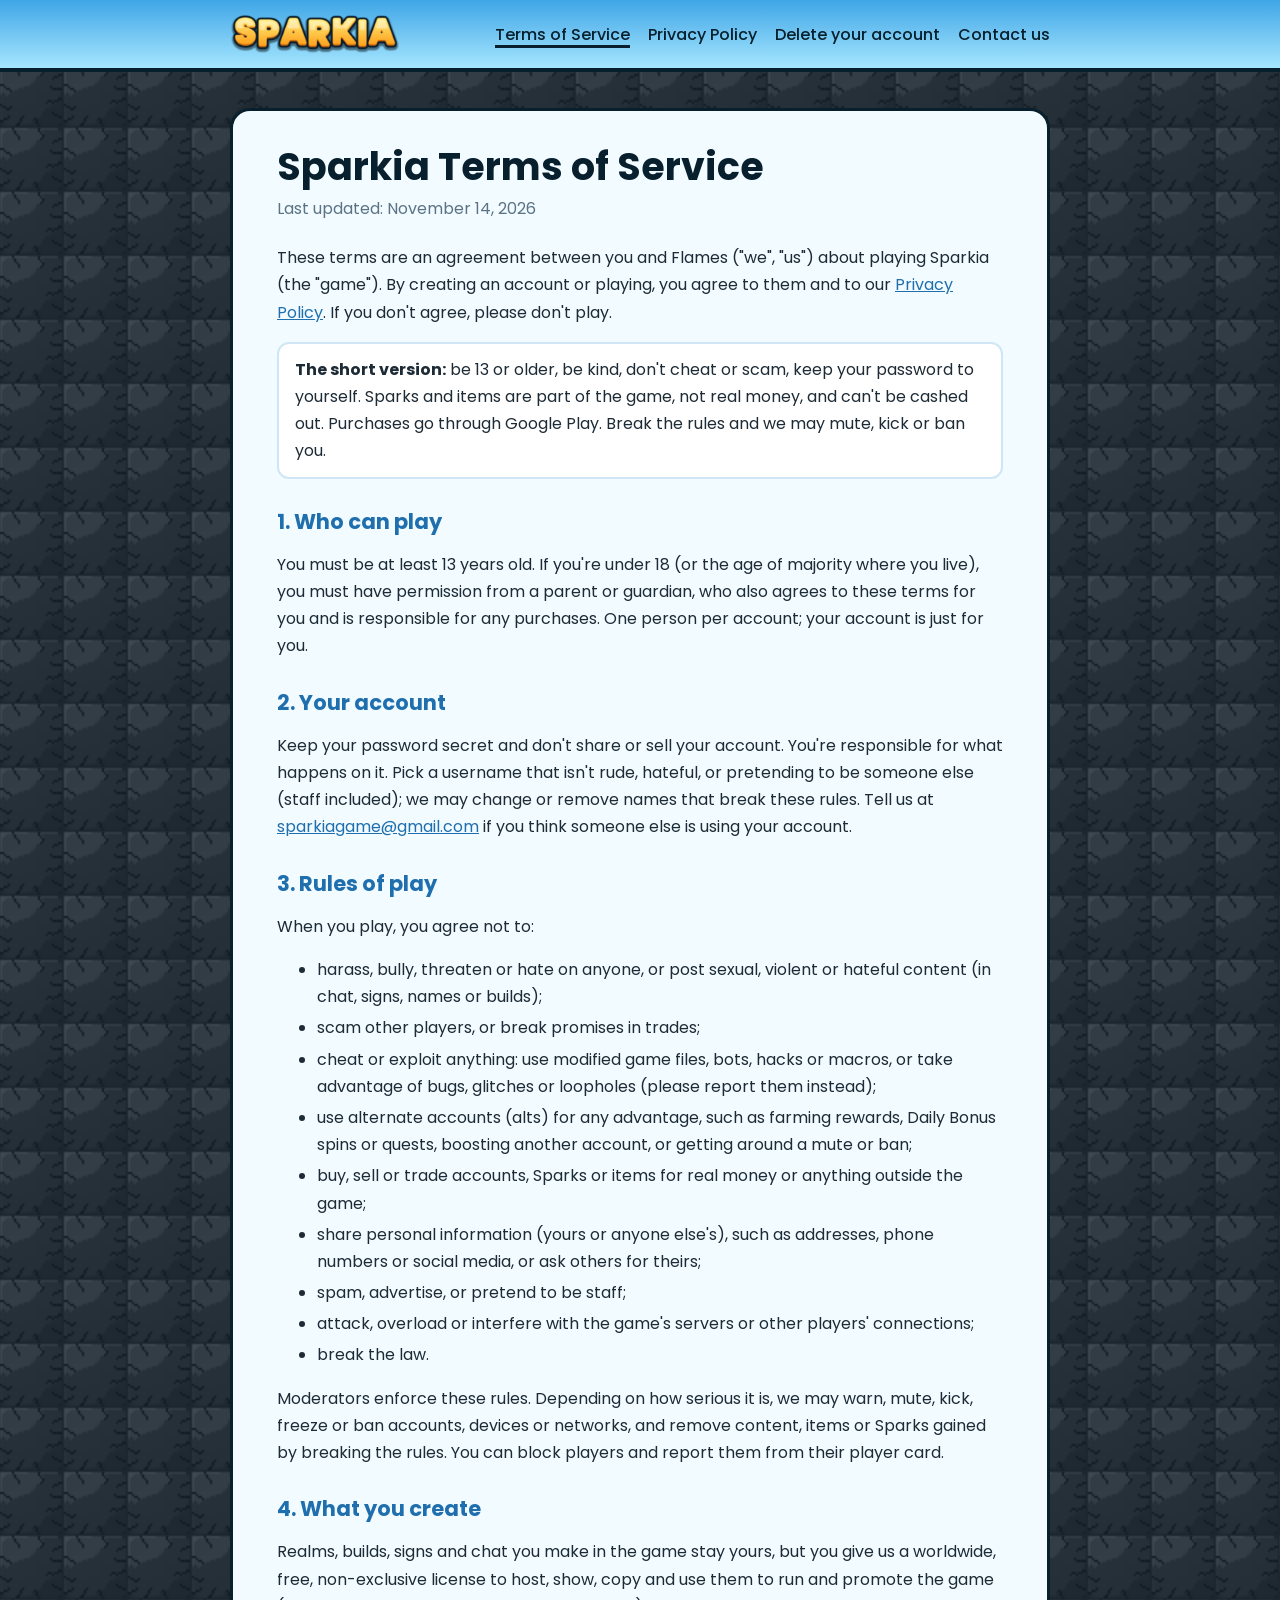
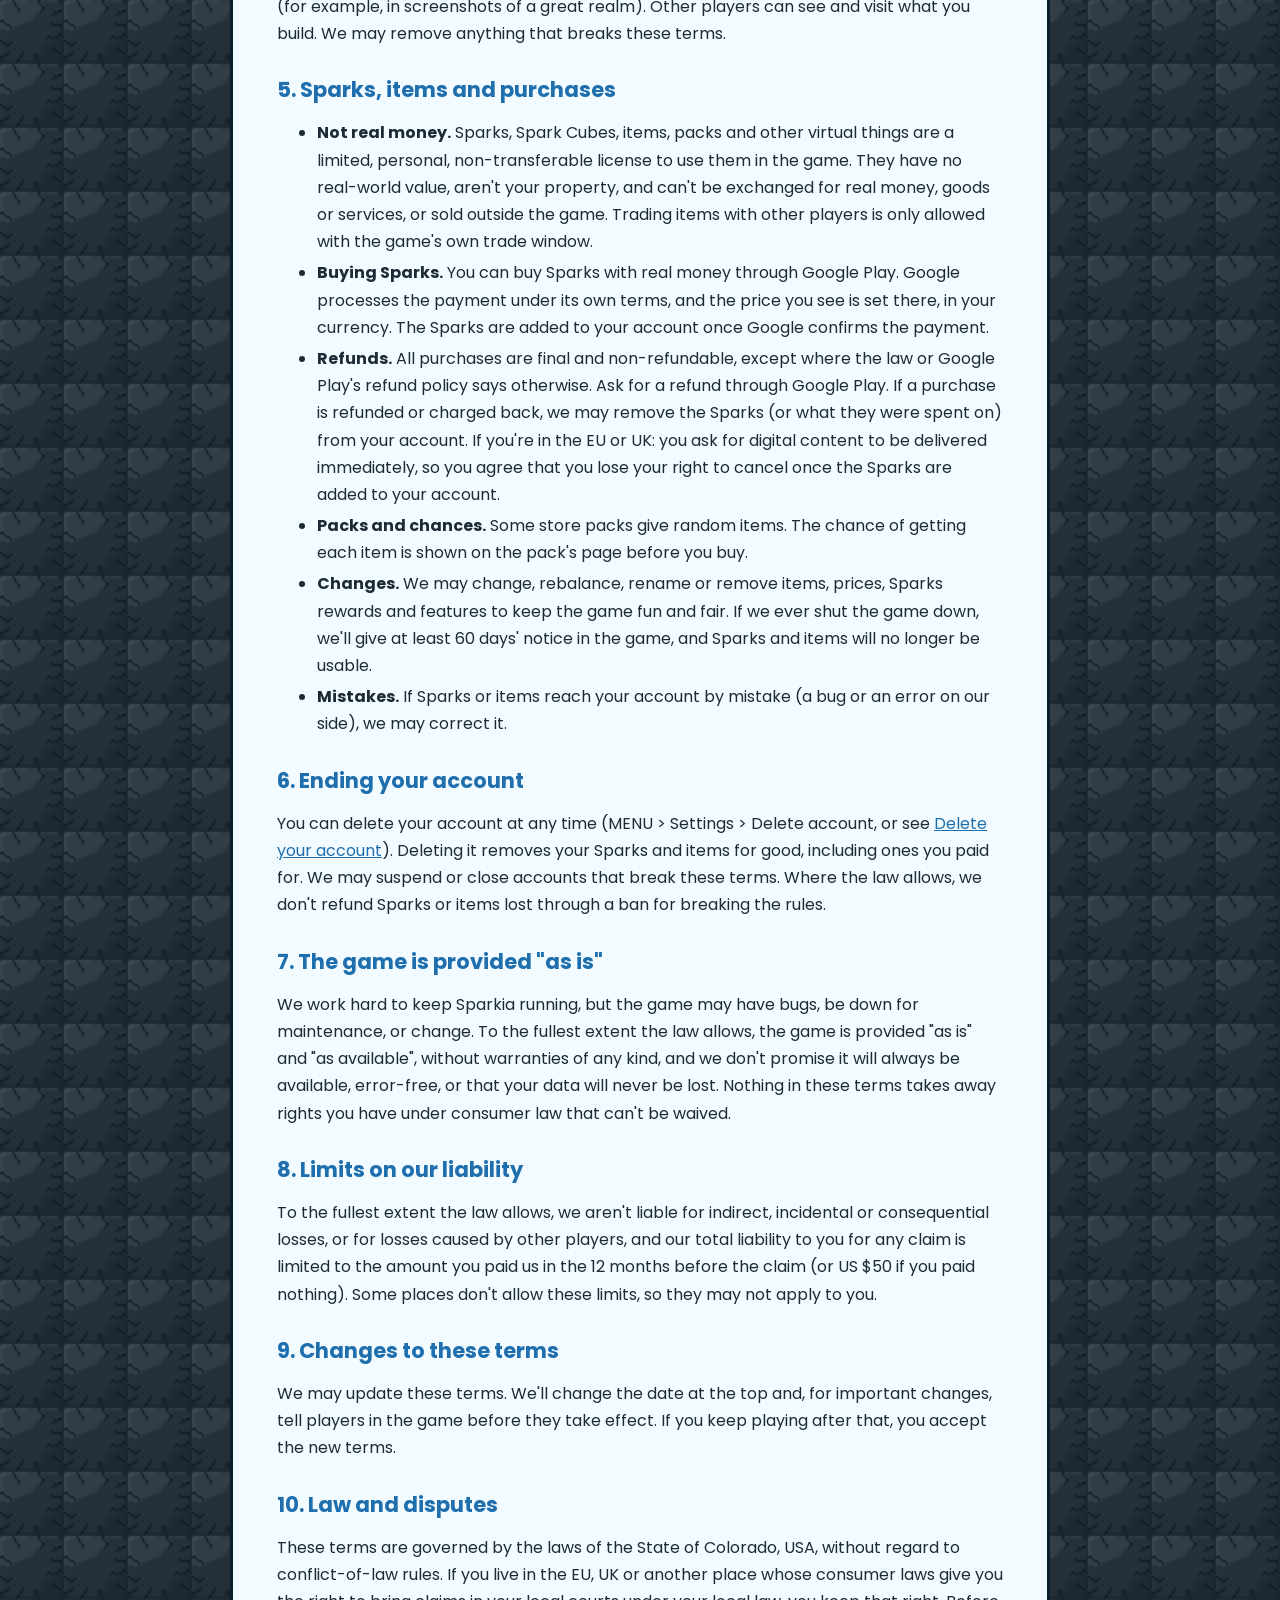
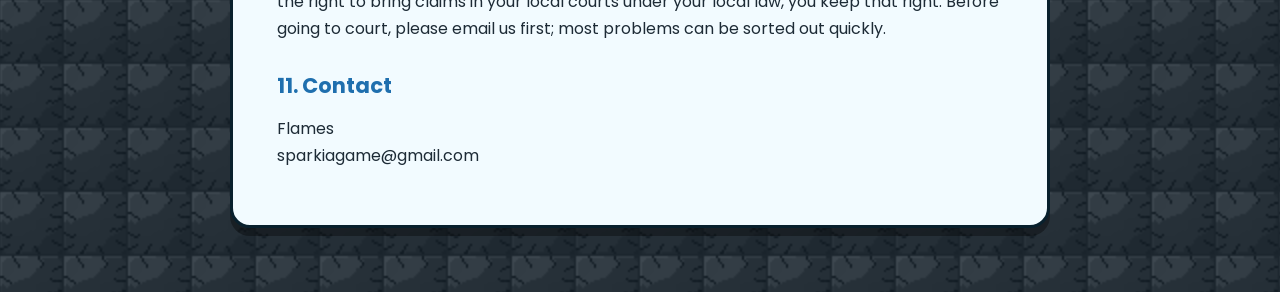
<file: terms.html>
<!doctype html>
<html lang="en">
<head>
<meta charset="utf-8">
<meta name="viewport" content="width=device-width, initial-scale=1">
<title>Sparkia Terms of Service</title>
<link rel="icon" href="/favicon.ico" sizes="48x48">
<link rel="icon" type="image/png" sizes="192x192" href="/favicon-192.png">
<link rel="apple-touch-icon" href="/apple-touch-icon.png">
<link rel="stylesheet" href="style.css?v=7">
</head>
<body>
<div class="page">
<header class="topbar"><div class="in">
<a href="index.html"><img src="assets/logo.png" alt="Sparkia home" width="900" height="214"></a>
<nav><a href="terms.html" aria-current="page">Terms of Service</a><a href="privacy.html">Privacy Policy</a><a href="delete-account.html">Delete your account</a><a href="contact.html">Contact us</a></nav>
</div></header>
<main class="paper">
<h1>Sparkia Terms of Service</h1>
<p class="updated">Last updated: November 14, 2026</p>

<p>These terms are an agreement between you and Flames ("we", "us") about playing Sparkia (the "game"). By creating an account or playing, you agree to them and to our <a href="privacy.html">Privacy Policy</a>. If you don't agree, please don't play.</p>

<div class="box"><strong>The short version:</strong> be 13 or older, be kind, don't cheat or scam, keep your password to yourself. Sparks and items are part of the game, not real money, and can't be cashed out. Purchases go through Google Play. Break the rules and we may mute, kick or ban you.</div>

<h2>1. Who can play</h2>
<p>You must be at least 13 years old. If you're under 18 (or the age of majority where you live), you must have permission from a parent or guardian, who also agrees to these terms for you and is responsible for any purchases. One person per account; your account is just for you.</p>

<h2>2. Your account</h2>
<p>Keep your password secret and don't share or sell your account. You're responsible for what happens on it. Pick a username that isn't rude, hateful, or pretending to be someone else (staff included); we may change or remove names that break these rules. Tell us at <a href="mailto:sparkiagame@gmail.com">sparkiagame@gmail.com</a> if you think someone else is using your account.</p>

<h2>3. Rules of play</h2>
<p>When you play, you agree not to:</p>
<ul>
<li>harass, bully, threaten or hate on anyone, or post sexual, violent or hateful content (in chat, signs, names or builds);</li>
<li>scam other players, or break promises in trades;</li>
<li>cheat or exploit anything: use modified game files, bots, hacks or macros, or take advantage of bugs, glitches or loopholes (please report them instead);</li>
<li>use alternate accounts (alts) for any advantage, such as farming rewards, Daily Bonus spins or quests, boosting another account, or getting around a mute or ban;</li>
<li>buy, sell or trade accounts, Sparks or items for real money or anything outside the game;</li>
<li>share personal information (yours or anyone else's), such as addresses, phone numbers or social media, or ask others for theirs;</li>
<li>spam, advertise, or pretend to be staff;</li>
<li>attack, overload or interfere with the game's servers or other players' connections;</li>
<li>break the law.</li>
</ul>
<p>Moderators enforce these rules. Depending on how serious it is, we may warn, mute, kick, freeze or ban accounts, devices or networks, and remove content, items or Sparks gained by breaking the rules. You can block players and report them from their player card.</p>

<h2>4. What you create</h2>
<p>Realms, builds, signs and chat you make in the game stay yours, but you give us a worldwide, free, non-exclusive license to host, show, copy and use them to run and promote the game (for example, in screenshots of a great realm). Other players can see and visit what you build. We may remove anything that breaks these terms.</p>

<h2>5. Sparks, items and purchases</h2>
<ul>
<li><strong>Not real money.</strong> Sparks, Spark Cubes, items, packs and other virtual things are a limited, personal, non-transferable license to use them in the game. They have no real-world value, aren't your property, and can't be exchanged for real money, goods or services, or sold outside the game. Trading items with other players is only allowed with the game's own trade window.</li>
<li><strong>Buying Sparks.</strong> You can buy Sparks with real money through Google Play. Google processes the payment under its own terms, and the price you see is set there, in your currency. The Sparks are added to your account once Google confirms the payment.</li>
<li><strong>Refunds.</strong> All purchases are final and non-refundable, except where the law or Google Play's refund policy says otherwise. Ask for a refund through Google Play. If a purchase is refunded or charged back, we may remove the Sparks (or what they were spent on) from your account. If you're in the EU or UK: you ask for digital content to be delivered immediately, so you agree that you lose your right to cancel once the Sparks are added to your account.</li>
<li><strong>Packs and chances.</strong> Some store packs give random items. The chance of getting each item is shown on the pack's page before you buy.</li>
<li><strong>Changes.</strong> We may change, rebalance, rename or remove items, prices, Sparks rewards and features to keep the game fun and fair. If we ever shut the game down, we'll give at least 60 days' notice in the game, and Sparks and items will no longer be usable.</li>
<li><strong>Mistakes.</strong> If Sparks or items reach your account by mistake (a bug or an error on our side), we may correct it.</li>
</ul>

<h2>6. Ending your account</h2>
<p>You can delete your account at any time (MENU &gt; Settings &gt; Delete account, or see <a href="delete-account.html">Delete your account</a>). Deleting it removes your Sparks and items for good, including ones you paid for. We may suspend or close accounts that break these terms. Where the law allows, we don't refund Sparks or items lost through a ban for breaking the rules.</p>

<h2>7. The game is provided "as is"</h2>
<p>We work hard to keep Sparkia running, but the game may have bugs, be down for maintenance, or change. To the fullest extent the law allows, the game is provided "as is" and "as available", without warranties of any kind, and we don't promise it will always be available, error-free, or that your data will never be lost. Nothing in these terms takes away rights you have under consumer law that can't be waived.</p>

<h2>8. Limits on our liability</h2>
<p>To the fullest extent the law allows, we aren't liable for indirect, incidental or consequential losses, or for losses caused by other players, and our total liability to you for any claim is limited to the amount you paid us in the 12 months before the claim (or US $50 if you paid nothing). Some places don't allow these limits, so they may not apply to you.</p>

<h2>9. Changes to these terms</h2>
<p>We may update these terms. We'll change the date at the top and, for important changes, tell players in the game before they take effect. If you keep playing after that, you accept the new terms.</p>

<h2>10. Law and disputes</h2>
<p>These terms are governed by the laws of the State of Colorado, USA, without regard to conflict-of-law rules. If you live in the EU, UK or another place whose consumer laws give you the right to bring claims in your local courts under your local law, you keep that right. Before going to court, please email us first; most problems can be sorted out quickly.</p>

<h2>11. Contact</h2>
<p>Flames<br>sparkiagame@gmail.com</p>
</main>
</div>
</body>
</html>
</file>
<file: style.css>
/* Sparkia website: the page is a slice through a realm. Sky on top, then dirt, stone, a crystal cave, and bedrock
   at the bottom. All the pixel art is the game's own. */
@font-face { font-family: "Poppins"; src: url(fonts/poppins-regular.woff) format("woff"); font-weight: 400; font-display: swap; }
@font-face { font-family: "Poppins"; src: url(fonts/poppins-medium.woff) format("woff"); font-weight: 500; font-display: swap; }
@font-face { font-family: "Poppins"; src: url(fonts/poppins-bold.woff) format("woff"); font-weight: 700; font-display: swap; }
:root {
  --ink: #08202d;
  --deep: #0e2b40;
  --edge: #3b8ac2;
  --sky-top: #3fa6e6;
  --sky-low: #a6e6ff;
  --gold: #ffc93c;
  --leaf: #6cc24a;
  --cloud: #f2fbff;
  --text: #eaf6ff;
  --muted: #a9cbe3;
  --tile: 64px;
  /* Poppins: the closest free match to the game's own Century Gothic Bold */
  --display: "Poppins", "Century Gothic", system-ui, sans-serif;
  --body: "Poppins", system-ui, -apple-system, "Segoe UI", sans-serif;
}
* { box-sizing: border-box; }
html { background: #1b1410; overflow-x: clip; }
body { overflow-x: clip; }
body { margin: 0; color: var(--text); font: 400 16px/1.7 var(--body); background: var(--ink); }
img.px, .px { image-rendering: pixelated; image-rendering: crisp-edges; }
a { color: var(--gold); }
a:focus-visible, .chip:focus-visible { outline: 3px solid var(--gold); outline-offset: 3px; border-radius: 8px; }

/* outlined game lettering, like the buttons in Sparkia */
.lettering {
  font-family: var(--display); font-weight: 700; color: #fff; letter-spacing: 0;
  -webkit-text-stroke: 6px var(--ink); paint-order: stroke fill; letter-spacing: .5px;
  text-shadow: 0 5px 0 var(--ink);
}

/* ---------------------------------------------------------------- sky */
.sky {
  position: relative; overflow: hidden; text-align: center;
  background: linear-gradient(var(--sky-top), var(--sky-low) 78%);
  padding: 56px 16px 0;
}
.sky .logo { width: min(620px, 92vw); height: auto; display: block; margin: 0 auto; filter: drop-shadow(0 6px 0 rgba(8,32,45,.35)); }
.sky h1 { font-size: clamp(24px, 3.6vw, 38px); line-height: 1.15; margin: 18px auto 0; max-width: 18em; }
.sky .lede { max-width: 34em; margin: 14px auto 0; color: var(--ink); font-weight: 500; font-size: 17px; position: relative; z-index: 1; }
.chips { display: flex; gap: 12px; justify-content: center; flex-wrap: wrap; margin: 24px 0 0; }
.chip {
  display: inline-flex; align-items: center; gap: 10px; padding: 12px 22px 14px; border-radius: 16px;
  font: 700 19px/1 var(--display); color: #fff; text-decoration: none; letter-spacing: .3px;
  background: linear-gradient(#5cc4ff, #1f86d6); border: 3px solid var(--ink);
  box-shadow: inset 0 3px 0 rgba(255,255,255,.35), 0 5px 0 var(--ink);
  -webkit-text-stroke: 4px var(--ink); paint-order: stroke fill;
}
.chip.soon { background: linear-gradient(#ffd75e, #f2a51c); }
.chip:hover { filter: brightness(1.08); }
.chip img, .chip svg { width: 24px; height: 24px; flex: none; }
.chip.green { background: linear-gradient(#8fe05a, #3f9e22); }
.chip.small { font-size: 16px; padding: 9px 16px 11px; background: #fff; color: var(--ink); -webkit-text-stroke: 0; box-shadow: 0 4px 0 var(--ink); cursor: default; }
.chip.small:hover { filter: none; }
.soon-line { margin: 16px 0 0; display: flex; gap: 12px; justify-content: center; flex-wrap: wrap; }
.chip.small.discord { background: linear-gradient(#7d87f7, #4e5ad8); color: #fff; cursor: pointer; }
.chip.small.discord:hover { filter: brightness(1.08); }

.clouds { position: absolute; inset: 0; pointer-events: none; z-index: 0; }
.sky > :not(.clouds):not(.sun) { position: relative; z-index: 1; }
/* the game's sun, up in the top right: its glow and rays breathing gently, the clouds drifting in front of it */
.sun { position: absolute; top: 18px; right: 5%; width: 256px; height: 256px; pointer-events: none; z-index: 0; }
.sun img { position: absolute; left: 50%; top: 50%; width: 128px; height: 128px; transform: translate(-50%, -50%); }
.sun img.glow { width: 256px; height: 256px; animation: sunglow 4.8s ease-in-out infinite; }
@keyframes sunglow { 0%, 100% { transform: translate(-50%, -50%) scale(.965); } 50% { transform: translate(-50%, -50%) scale(1.035); } }
@media (max-width: 1300px) { .sun { top: -14px; right: -46px; transform: scale(.6); transform-origin: top right; } }      /* (tucked into the corner, clear of the logo) */
@media (max-width: 700px) { .sun { top: -20px; right: -60px; transform: scale(.45); } }
.clouds img { position: absolute; height: auto; left: 0; width: 168px; opacity: .95; animation: drift linear infinite; will-change: transform; }
.clouds img:nth-child(1) { top: 10%; animation-duration: 48s; animation-delay: -12s; }
.clouds img:nth-child(2) { top: 26%; width: 135px; animation-duration: 66s; animation-delay: -40s; opacity: .75; }
.clouds img:nth-child(3) { top: 6%; width: 210px; animation-duration: 58s; animation-delay: -30s; }
.clouds img:nth-child(4) { top: 18%; width: 180px; animation-duration: 74s; animation-delay: -60s; opacity: .8; }
.clouds img:nth-child(5) { top: 34%; width: 126px; animation-duration: 84s; animation-delay: -8s; opacity: .7; }
@keyframes drift { from { transform: translateX(-260px); } to { transform: translateX(calc(100vw + 40px)); } }

/* the surface: a strip of grass with you and your friends on it */
.surface { position: relative; height: 300px; margin: 10px -16px 0; }
.surface .props { position: absolute; left: 50%; bottom: var(--tile); width: 1100px; height: 280px; transform: translateX(-50%); }
.surface .props img { position: absolute; bottom: 0; }
/* (the scenery is only to look at: it never covers the buttons above it) */
.surface, .surface * { pointer-events: none; }
.ground {
  position: absolute; left: 0; right: 0; bottom: 0; height: var(--tile);
  background: url(assets/grass.png) repeat-x left top / var(--tile) var(--tile);
}

/* ---------------------------------------------------------------- the layers underground */
.layer {
  position: relative; padding: 72px 16px 80px;
  background-size: var(--tile) var(--tile);
}
.layer::before { content: ""; position: absolute; inset: 0; background: rgba(6,18,28,.5); }
.layer > * { position: relative; }
.dirt { background-image: url(assets/dirt.png); }
.dirt::before { background: linear-gradient(rgba(20,10,4,.25), rgba(20,10,4,.55)); }
.stone { background-image: url(assets/stone.png); }
.stone::before { background: rgba(10,18,26,.55); }
.cave { background-image: url(assets/cave_wall.png); }
.cave::before { background: rgba(14,10,30,.45); }

.feature {
  max-width: 1040px; margin: 0 auto; display: grid; grid-template-columns: 1fr 1fr; align-items: center; gap: 40px;
}
.feature.flip .sign { order: 2; }
.sign {
  background: rgba(8,32,45,.92); border: 3px solid var(--ink); border-radius: 20px; padding: 26px 30px 28px;
  box-shadow: inset 0 0 0 3px var(--edge), 0 8px 0 rgba(0,0,0,.35);
}
.sign h2 { font-size: clamp(28px, 3.4vw, 40px); line-height: 1.1; margin: 0; }
.sign p { margin: 0 0 10px; color: var(--text); max-width: 36em; }
.sign p:last-child { margin-bottom: 0; }
.scene { position: relative; height: 400px; }
.scene img { position: absolute; }

/* ---------------------------------------------------------------- bedrock */
.bedrock {
  position: relative; background: url(assets/bedrock.png) 0 0 / var(--tile) var(--tile); padding: 48px 16px 40px; text-align: center;
}
.bedrock::before { content: ""; position: absolute; inset: 0; background: rgba(4,4,10,.62); }
.bedrock > * { position: relative; }
.bedrock .mark { width: 220px; height: auto; }
.bedrock nav { display: flex; gap: 10px 28px; justify-content: center; flex-wrap: wrap; margin: 18px 0 14px; font-weight: 500; }
.bedrock nav a { color: #fff; text-decoration: none; border-bottom: 2px solid var(--gold); padding-bottom: 1px; }
.bedrock nav a:hover { color: var(--gold); }
.bedrock small { color: var(--muted); font-size: 14px; }

/* ---------------------------------------------------------------- the rules pages */
.page { background: url(assets/stone.png) 0 0 / var(--tile) var(--tile); position: relative; padding: 0 0 64px; min-height: 100vh; }
.page::before { content: ""; position: absolute; inset: 0; background: rgba(8,22,32,.72); }
.page > * { position: relative; }
.topbar { background: linear-gradient(var(--sky-top), var(--sky-low)); border-bottom: 4px solid var(--ink); padding: 14px 16px; }
.topbar .in { max-width: 820px; margin: 0 auto; display: flex; align-items: center; justify-content: space-between; gap: 16px; flex-wrap: wrap; }
.topbar img { width: 170px; height: auto; display: block; }
.topbar nav { display: flex; gap: 6px 18px; flex-wrap: wrap; font-weight: 500; }
.topbar nav a { color: var(--ink); text-decoration: none; }
.topbar nav a[aria-current] { text-decoration: underline; text-decoration-thickness: 3px; text-underline-offset: 5px; }
.paper {
  max-width: 820px; margin: 36px auto 0; background: var(--cloud); color: #1d2b36; border: 3px solid var(--ink);
  border-radius: 20px; padding: 34px clamp(18px, 4vw, 44px) 40px; box-shadow: 0 8px 0 rgba(0,0,0,.35);
}
.paper h1 { font: 700 clamp(28px, 4vw, 38px)/1.15 var(--display); color: var(--ink); margin: 0 0 6px; }
.paper h2 { font: 700 21px/1.25 var(--display); color: #1f6fae; margin: 30px 0 8px; }
.paper .updated { color: #5b7385; margin: 0 0 22px; }
.paper a { color: #1f6fae; }
.paper .box { background: #ffffff; border: 2px solid #cfe6f5; border-radius: 12px; padding: 12px 16px; }
.paper table { width: 100%; border-collapse: collapse; margin: 8px 0; font-size: 15.5px; }
.paper th, .paper td { text-align: left; vertical-align: top; padding: 10px 12px; border-bottom: 1px solid #d8e8f3; }
.paper th { background: #e3f3fd; }
.paper li { margin: 4px 0; }

/* ---------------------------------------------------------------- phones */
@media (max-width: 820px) {
  :root { --tile: 48px; }
  .feature, .feature.flip { grid-template-columns: 1fr; gap: 18px; }
  .feature.flip .sign { order: 0; }
  .scene { height: 260px; order: -1; }
  .lettering { -webkit-text-stroke-width: 4px; text-shadow: 0 3px 0 var(--ink); }
  .surface { height: 230px; }
  .surface .props { transform: translateX(-50%) scale(.6); transform-origin: bottom center; }
  .layer { padding: 48px 14px 56px; }
}

/* a scene: real game pieces on a ledge, at 4x (one game pixel = 4 screen pixels) */
.stage { position: absolute; left: 50%; bottom: 0; width: 512px; height: 400px; transform: translateX(-50%) scale(var(--s, 1)); transform-origin: bottom center; }
.stage img { position: absolute; }
.stage.wide { width: 590px; }      /* (room for the Crystal Dragon past the ledge) */
.surface { --tile: 128px; height: 400px; }
.surface .props { height: 400px; }
@media (max-width: 820px) {
  .stage { --s: .62; }
  .stage.wide { --s: .58; }
  .surface { --tile: 96px; height: 300px; }
}

/* contact page */
.email-big { font: 700 clamp(20px, 3.4vw, 28px)/1.2 var(--display); margin: 18px 0; word-break: break-all; }
.contact-actions { display: flex; flex-wrap: wrap; gap: 12px; margin: 18px 0 22px; }
button.chip { cursor: pointer; font: 700 19px/1 var(--display); }
.paper .chip { color: #fff; text-decoration: none; }
</file>
